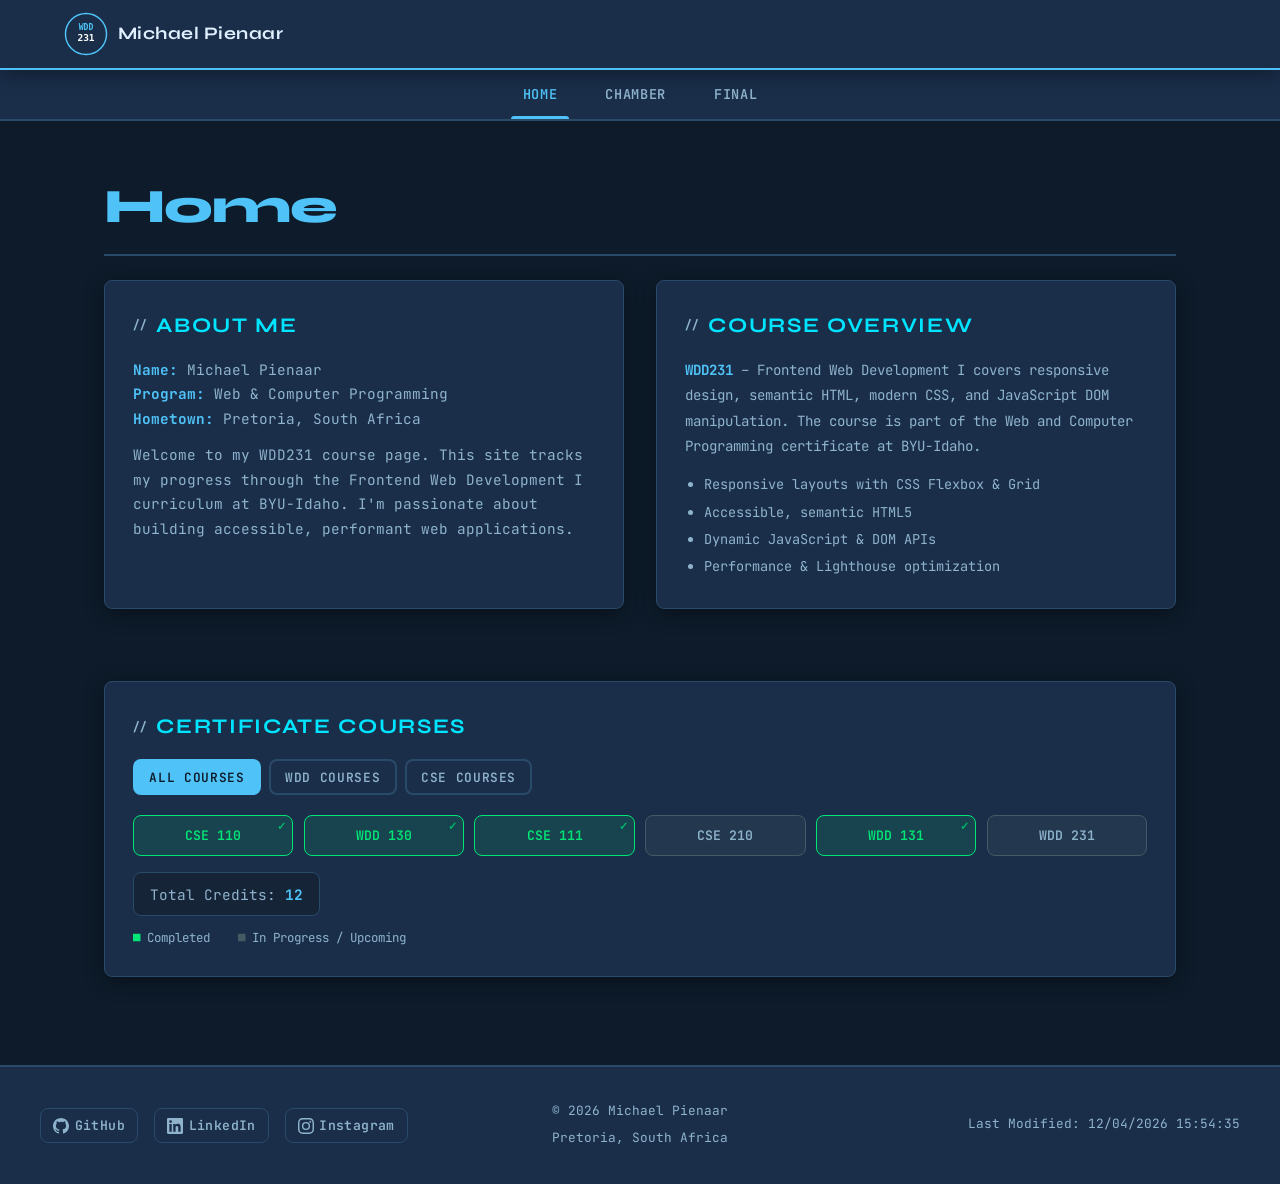
<file: index.html>
<!DOCTYPE html>
<html lang="en">
<head>
  <meta charset="UTF-8" />
  <meta name="viewport" content="width=device-width, initial-scale=1.0" />
  <meta name="description" content="WDD231 Frontend Web Development I – Student home page for BYU-Idaho web development certificate coursework." />
  <meta name="author" content="Michael Pienaar" />

  <meta property="og:title" content="Michael Pienaar | WDD231 Frontend Web Development I" />
  <meta property="og:description" content="Student home page for WDD231 at BYU-Idaho. Tracking progress through the Web and Computer Programming certificate, covering responsive design, semantic HTML, modern CSS, and JavaScript." />
  <meta property="og:image" content="https://saintmichael320.github.io/wdd231/images/logo.svg" />
  <meta property="og:url" content="https://saintmichael320.github.io/wdd231/" />
  <meta property="og:type" content="website" />
  <meta property="og:locale" content="en_US" />

  <title>WDD231 | Home</title>

  <link rel="stylesheet" href="styles/small.css" />
  <link rel="stylesheet" href="styles/larger.css" />

  <script src="scripts/navigation.js" defer></script>
  <script src="scripts/date.js" defer></script>
  <script src="scripts/course.js" defer></script>
</head>
<body>

  <!-- HEADER -->
  <header>
    <a href="index.html" class="header-logo" aria-label="WDD231 Home">
      <img src="images/logo.svg" alt="WDD231 Logo" width="44" height="44" />
      <span>Michael Pienaar</span>
    </a>
    <button id="menu-btn" aria-label="Toggle navigation menu" aria-expanded="false" aria-controls="nav-menu">
      <span></span>
      <span></span>
      <span></span>
    </button>
  </header>

  <!-- NAVIGATION -->
  <nav aria-label="Primary navigation">
    <ul id="nav-menu" role="list">
      <li><a href="index.html" class="active" aria-current="page">Home</a></li>
      <li><a href="chamber/index.html">Chamber</a></li>
      <li><a href="final/index.html">Final</a></li>
    </ul>
  </nav>

  <!-- MAIN CONTENT -->
  <main>
    <h1>Home</h1>

    <div class="sections-grid">

      <!-- SECTION 1: About / Profile -->
      <section aria-labelledby="profile-heading">
        <h2 id="profile-heading">About Me</h2>
        <div class="profile-section">
          <div class="profile-info">
            <p><strong>Name:</strong> Michael Pienaar</p>
            <p><strong>Program:</strong> Web &amp; Computer Programming</p>
            <p><strong>Hometown:</strong> Pretoria, South Africa</p>
            <p style="margin-top: 0.75rem;">Welcome to my WDD231 course page. This site tracks my progress through the Frontend Web Development I curriculum at BYU-Idaho. I'm passionate about building accessible, performant web applications.</p>
          </div>
        </div>
      </section>

      <!-- SECTION 2: Course Overview -->
      <section aria-labelledby="overview-heading">
        <h2 id="overview-heading">Course Overview</h2>
        <p style="font-size:0.88rem; color: var(--color-text-muted); line-height: 1.8;">
          <strong style="color: var(--color-accent);">WDD231</strong> – Frontend Web Development I covers responsive design, semantic HTML, modern CSS, and JavaScript DOM manipulation. The course is part of the Web and Computer Programming certificate at BYU-Idaho.
        </p>
        <ul style="margin-top: 0.75rem; font-size: 0.85rem; color: var(--color-text-muted); padding-left: 1.2rem; line-height: 2;">
          <li>Responsive layouts with CSS Flexbox &amp; Grid</li>
          <li>Accessible, semantic HTML5</li>
          <li>Dynamic JavaScript &amp; DOM APIs</li>
          <li>Performance &amp; Lighthouse optimization</li>
        </ul>
      </section>

      <!-- SECTION 3: Certificate Courses -->
      <section class="certificate-section" aria-labelledby="courses-heading">
        <h2 id="courses-heading">Certificate Courses</h2>

        <div class="filter-btns" role="group" aria-label="Filter courses by subject">
          <button data-filter="all" class="active-filter" aria-pressed="true">All Courses</button>
          <button data-filter="wdd" aria-pressed="false">WDD Courses</button>
          <button data-filter="cse" aria-pressed="false">CSE Courses</button>
        </div>

        <div id="course-list" role="list" aria-live="polite" aria-label="Course cards">
          <!-- Dynamically populated by course.js -->
        </div>

        <p id="credits-total" aria-live="polite">Total Credits: <span>0</span></p>

        <p style="font-size: 0.78rem; color: var(--color-text-muted); margin-top: 0.75rem;">
          <span style="color: var(--color-complete);">&#9632;</span> Completed &nbsp;&nbsp;
          <span style="color: var(--color-incomplete);">&#9632;</span> In Progress / Upcoming
        </p>
      </section>

    </div><!-- .sections-grid -->

    <!-- MODAL DIALOG — placed just before the closing main tag as required -->
    <dialog id="course-details" aria-modal="true" aria-labelledby="modal-course-code"></dialog>

  </main>

  <!-- FOOTER -->
  <footer>
    <div class="footer-inner">

      <div class="footer-social" aria-label="Social media links">
        <a href="https://github.com/SaintMichael320" target="_blank" rel="noopener noreferrer" aria-label="GitHub profile">
          <svg width="16" height="16" viewBox="0 0 24 24" fill="currentColor" aria-hidden="true">
            <path d="M12 0C5.374 0 0 5.373 0 12c0 5.302 3.438 9.8 8.207 11.387.599.111.793-.261.793-.577v-2.234c-3.338.726-4.033-1.416-4.033-1.416-.546-1.387-1.333-1.756-1.333-1.756-1.089-.745.083-.729.083-.729 1.205.084 1.839 1.237 1.839 1.237 1.07 1.834 2.807 1.304 3.492.997.107-.775.418-1.305.762-1.604-2.665-.305-5.467-1.334-5.467-5.931 0-1.311.469-2.381 1.236-3.221-.124-.303-.535-1.524.117-3.176 0 0 1.008-.322 3.301 1.23A11.509 11.509 0 0 1 12 5.803c1.02.005 2.047.138 3.006.404 2.291-1.552 3.297-1.23 3.297-1.23.653 1.653.242 2.874.118 3.176.77.84 1.235 1.911 1.235 3.221 0 4.609-2.807 5.624-5.479 5.921.43.372.823 1.102.823 2.222v3.293c0 .319.192.694.801.576C20.566 21.797 24 17.3 24 12c0-6.627-5.373-12-12-12z"/>
          </svg>
          GitHub
        </a>
        <a href="https://www.linkedin.com/in/michael-pienaar-191242337" target="_blank" rel="noopener noreferrer" aria-label="LinkedIn profile">
          <svg width="16" height="16" viewBox="0 0 24 24" fill="currentColor" aria-hidden="true">
            <path d="M20.447 20.452h-3.554v-5.569c0-1.328-.027-3.037-1.852-3.037-1.853 0-2.136 1.445-2.136 2.939v5.667H9.351V9h3.414v1.561h.046c.477-.9 1.637-1.85 3.37-1.85 3.601 0 4.267 2.37 4.267 5.455v6.286zM5.337 7.433a2.062 2.062 0 0 1-2.063-2.065 2.064 2.064 0 1 1 2.063 2.065zm1.782 13.019H3.555V9h3.564v11.452zM22.225 0H1.771C.792 0 0 .774 0 1.729v20.542C0 23.227.792 24 1.771 24h20.451C23.2 24 24 23.227 24 22.271V1.729C24 .774 23.2 0 22.222 0h.003z"/>
          </svg>
          LinkedIn
        </a>
        <a href="https://instagram.com/yourusername" target="_blank" rel="noopener noreferrer" aria-label="Instagram profile">
          <svg width="16" height="16" viewBox="0 0 24 24" fill="currentColor" aria-hidden="true">
            <path d="M12 2.163c3.204 0 3.584.012 4.85.07 3.252.148 4.771 1.691 4.919 4.919.058 1.265.069 1.645.069 4.849 0 3.205-.012 3.584-.069 4.849-.149 3.225-1.664 4.771-4.919 4.919-1.266.058-1.644.07-4.85.07-3.204 0-3.584-.012-4.849-.07-3.26-.149-4.771-1.699-4.919-4.92-.058-1.265-.07-1.644-.07-4.849 0-3.204.013-3.583.07-4.849.149-3.227 1.664-4.771 4.919-4.919 1.266-.057 1.645-.069 4.849-.069zM12 0C8.741 0 8.333.014 7.053.072 2.695.272.273 2.69.073 7.052.014 8.333 0 8.741 0 12c0 3.259.014 3.668.072 4.948.2 4.358 2.618 6.78 6.98 6.98C8.333 23.986 8.741 24 12 24c3.259 0 3.668-.014 4.948-.072 4.354-.2 6.782-2.618 6.979-6.98.059-1.28.073-1.689.073-4.948 0-3.259-.014-3.667-.072-4.947-.196-4.354-2.617-6.78-6.979-6.98C15.668.014 15.259 0 12 0zm0 5.838a6.162 6.162 0 1 0 0 12.324 6.162 6.162 0 0 0 0-12.324zM12 16a4 4 0 1 1 0-8 4 4 0 0 1 0 8zm6.406-11.845a1.44 1.44 0 1 0 0 2.881 1.44 1.44 0 0 0 0-2.881z"/>
          </svg>
          Instagram
        </a>
      </div>

      <div class="footer-info-center footer-info">
        <p>&copy; <span id="copyright-year"></span> Michael Pienaar</p>
        <p>Pretoria, South Africa</p>
      </div>

      <div class="footer-info">
        <p id="lastModified"></p>
      </div>

    </div>
  </footer>

</body>
</html>
</file>
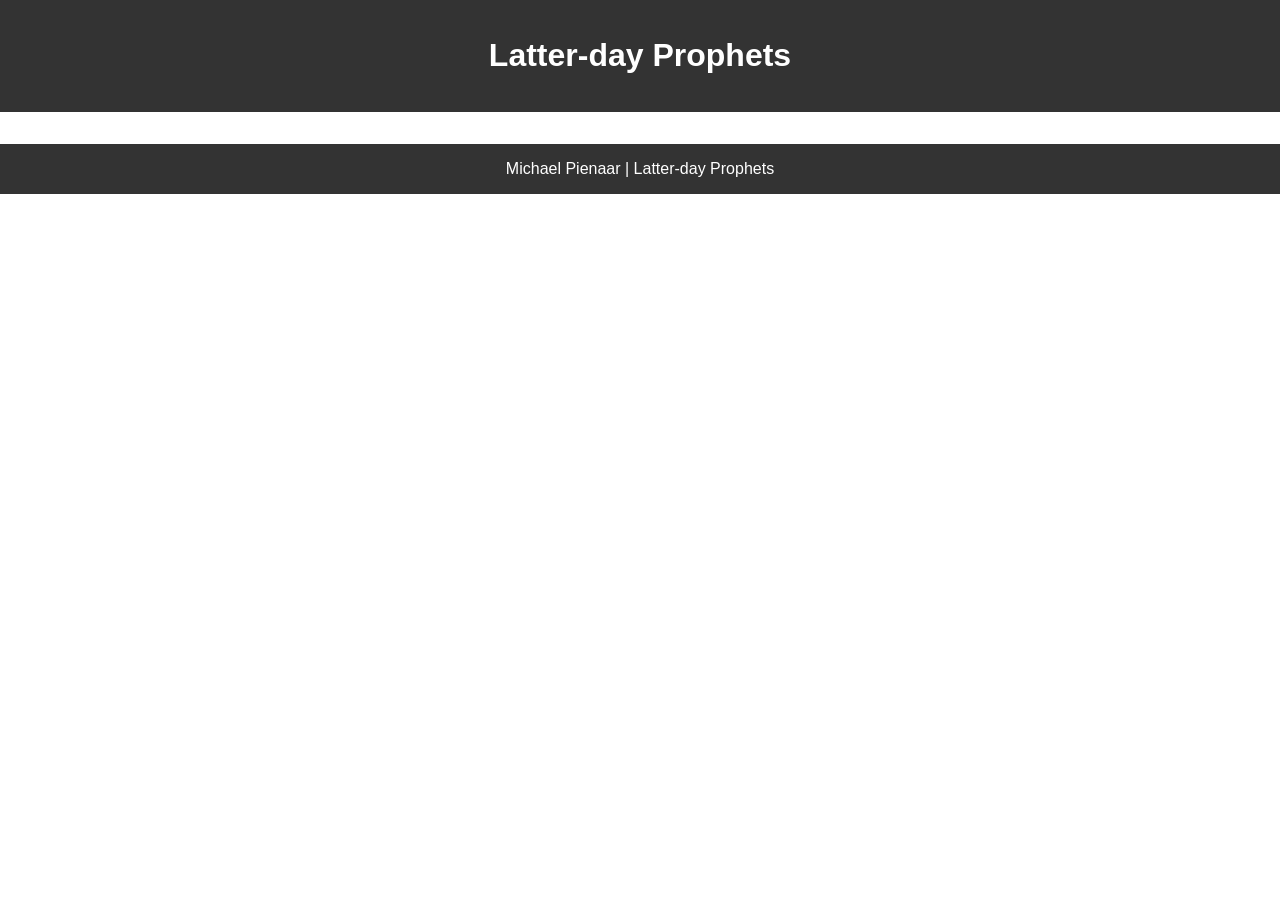
<file: prophets.html>
<!DOCTYPE html>
<html lang="en">
<head>
  <meta charset="UTF-8">
  <meta name="viewport" content="width=device-width, initial-scale=1.0">
  <title>Latter-day Prophets</title>
  <link rel="stylesheet" href="styles/prophets.css">
  <script src="scripts/prophets.js" defer></script>
</head>
<body>

<header>
  <h1>Latter-day Prophets</h1>
</header>

<main>
  <div id="cards"></div>
</main>

<footer>
  Michael Pienaar | Latter-day Prophets
</footer>

</body>
</html>
</file>
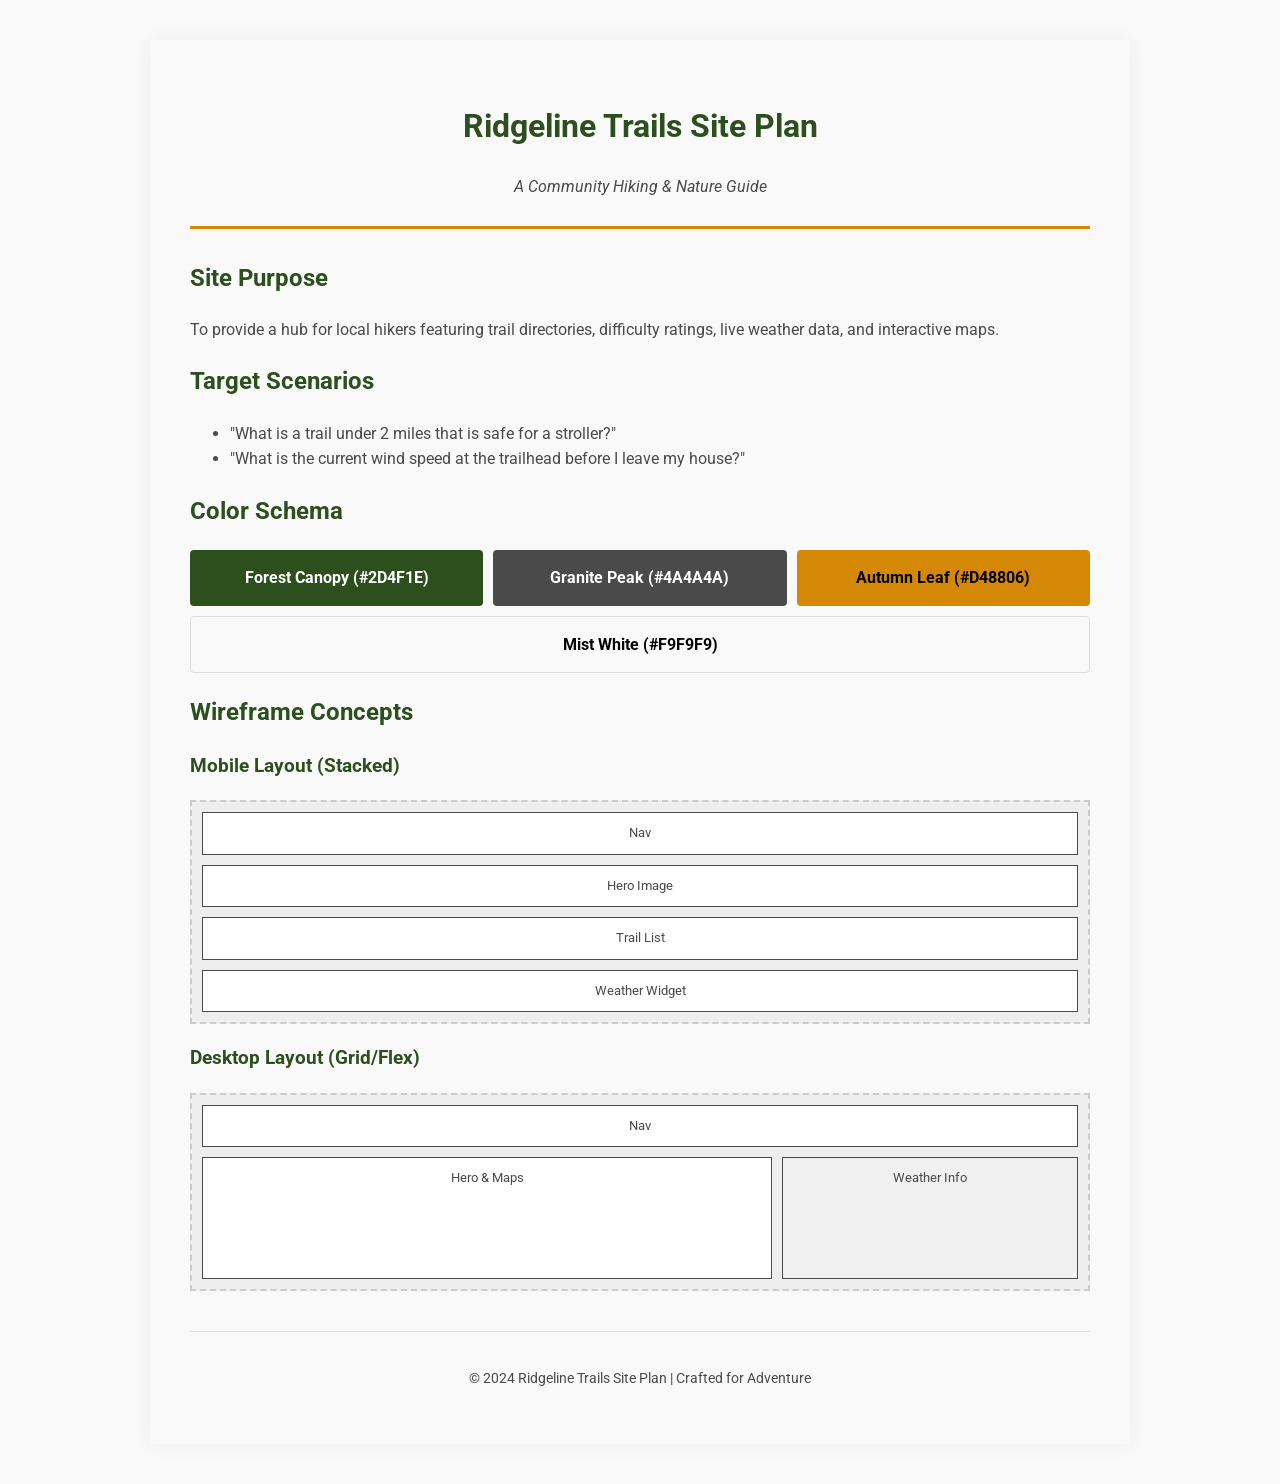
<file: site-plan.html>
<!DOCTYPE html>
<html lang="en">
<head>
    <meta charset="UTF-8">
    <meta name="viewport" content="width=device-width, initial-scale=1.0">
    <title>Site Plan: Ridgeline Trails</title>
    <link rel="preconnect" href="https://fonts.googleapis.com">
    <link rel="preconnect" href="https://fonts.gstatic.com" crossorigin>
    <link href="https://fonts.googleapis.com/css2?family=Roboto:wght@400;700&display=swap" rel="stylesheet">
    <link rel="stylesheet" href="styles/site-plan.css">
</head>
<body>

    <header>
        <h1>Ridgeline Trails Site Plan</h1>
        <p class="subtitle">A Community Hiking & Nature Guide</p>
    </header>

    <main>
        <section>
            <h2>Site Purpose</h2>
            <p>To provide a hub for local hikers featuring trail directories, difficulty ratings, live weather data, and interactive maps.</p>
        </section>

        <section>
            <h2>Target Scenarios</h2>
            <ul>
                <li>"What is a trail under 2 miles that is safe for a stroller?"</li>
                <li>"What is the current wind speed at the trailhead before I leave my house?"</li>
            </ul>
        </section>

        <section>
            <h2>Color Schema</h2>
            <div class="color-container">
                <div class="color-box" style="background-color: #2D4F1E; color: white;">Forest Canopy (#2D4F1E)</div>
                <div class="color-box" style="background-color: #4A4A4A; color: white;">Granite Peak (#4A4A4A)</div>
                <div class="color-box" style="background-color: #D48806; color: black;">Autumn Leaf (#D48806)</div>
                <div class="color-box" style="background-color: #F9F9F9; color: black; border: 1px solid #ddd;">Mist White (#F9F9F9)</div>
            </div>
        </section>

        <section class="wireframe-section">
            <h2>Wireframe Concepts</h2>
            
            <h3>Mobile Layout (Stacked)</h3>
            <div class="wireframe-container mobile-view">
                <div class="wf-box">Nav</div>
                <div class="wf-box">Hero Image</div>
                <div class="wf-box">Trail List</div>
                <div class="wf-box">Weather Widget</div>
            </div>

            <h3>Desktop Layout (Grid/Flex)</h3>
            <div class="wireframe-container desktop-view">
                <div class="wf-box full">Nav</div>
                <div class="wf-box main">Hero & Maps</div>
                <div class="wf-box side">Weather Info</div>
            </div>
        </section>
    </main>

    <footer>
        <p>&copy; 2024 Ridgeline Trails Site Plan | Crafted for Adventure</p>
    </footer>

</body>
</html>
</file>
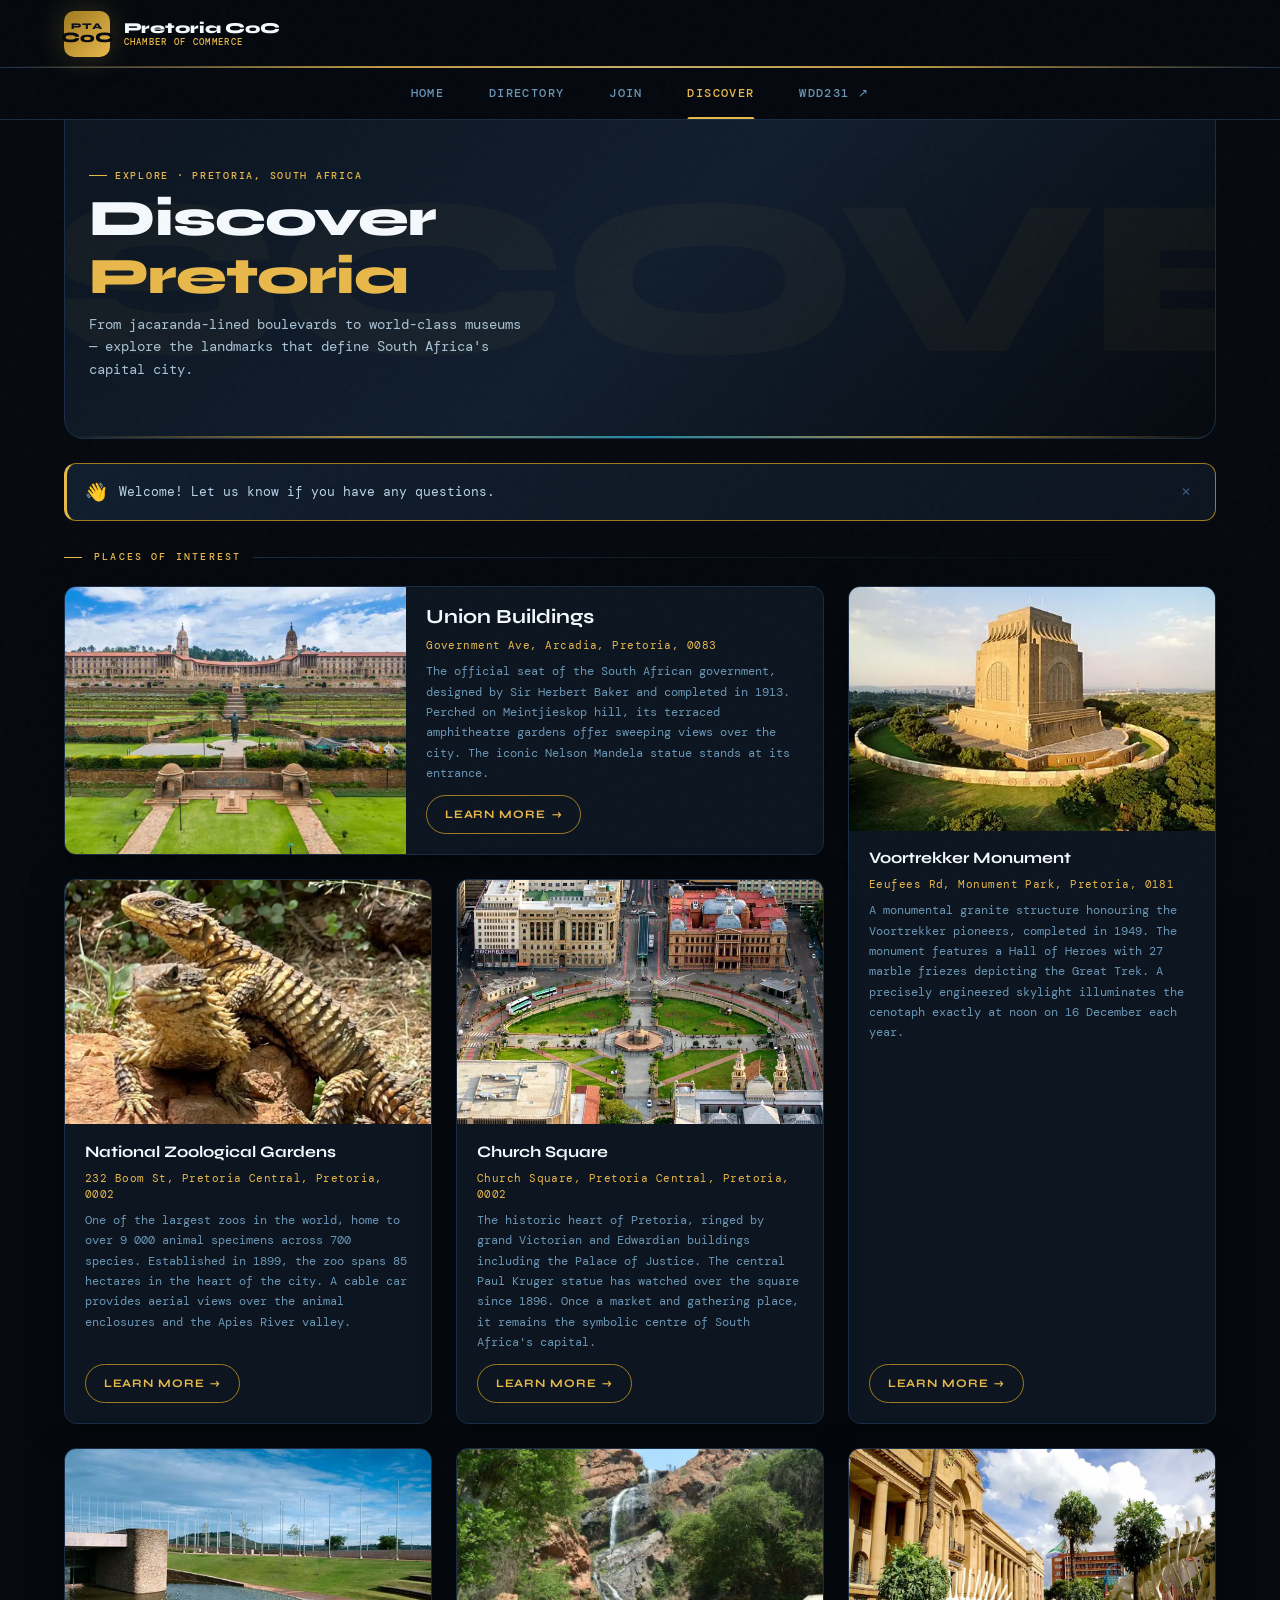
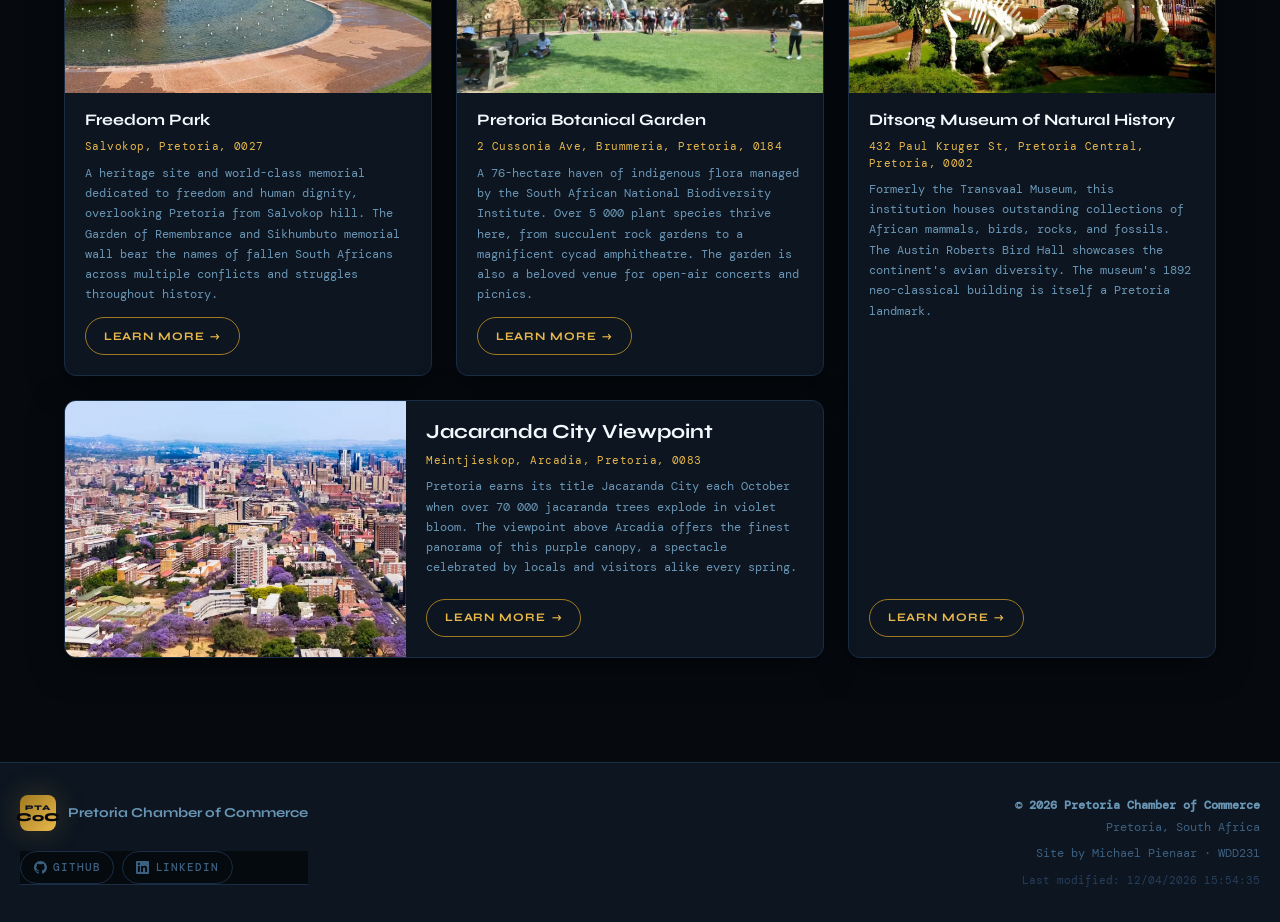
<file: chamber/discover.html>
<!DOCTYPE html>
<html lang="en">
<head>
  <meta charset="UTF-8">
  <meta name="viewport" content="width=device-width, initial-scale=1.0">
  <meta name="description" content="Discover Pretoria's most iconic attractions, landmarks, and cultural sites — curated by the Pretoria Chamber of Commerce.">
  <meta name="author" content="Michael Pienaar">

  <meta property="og:title" content="Discover Pretoria — Chamber of Commerce">
  <meta property="og:description" content="Explore Pretoria's finest landmarks, gardens, museums, and cultural treasures.">
  <meta property="og:image" content="https://saintmichael320.github.io/wdd231/chamber/images/hero.svg">
  <meta property="og:url" content="https://saintmichael320.github.io/wdd231/chamber/discover.html">
  <meta property="og:type" content="website">
  <meta property="og:locale" content="en_ZA">

  <title>Discover Pretoria | Pretoria Chamber of Commerce</title>
  <link rel="icon" href="../favicon.ico">

  <link rel="preconnect" href="https://fonts.googleapis.com">
  <link rel="preconnect" href="https://fonts.gstatic.com" crossorigin>
  <link href="https://fonts.googleapis.com/css2?family=DM+Mono:ital,wght@0,300;0,400;0,500;1,300&family=Syne:wght@400;600;700;800&display=swap" rel="stylesheet">

  <link rel="stylesheet" href="styles/small.css">
  <link rel="stylesheet" href="styles/larger.css">
  <link rel="stylesheet" href="styles/discover.css">

  <script src="scripts/navigation.js" defer></script>
  <script src="scripts/date.js" defer></script>
  <script src="scripts/discover.mjs" type="module" defer></script>
</head>
<body>

<!-- ══════════════════════════════════════
     HEADER
══════════════════════════════════════ -->
<header>
  <a href="index.html" class="header-logo" aria-label="Pretoria Chamber of Commerce home">
    <div class="logo-emblem" aria-hidden="true">
      <span class="em-top">PTA</span>
      <span class="em-mid">CoC</span>
    </div>
    <span class="logo-text">
      <span class="logo-name">Pretoria CoC</span>
      <span class="logo-sub">Chamber of Commerce</span>
    </span>
  </a>

  <button
    id="menu-btn"
    aria-label="Toggle navigation menu"
    aria-expanded="false"
    aria-controls="nav-menu"
  >
    <span class="bar"></span>
    <span class="bar"></span>
    <span class="bar"></span>
  </button>
</header>

<!-- ══════════════════════════════════════
     NAVIGATION
══════════════════════════════════════ -->
<nav aria-label="Primary navigation">
  <ul id="nav-menu" role="list">
    <li><a href="index.html">Home</a></li>
    <li><a href="directory.html">Directory</a></li>
    <li><a href="join.html">Join</a></li>
    <li><a href="discover.html" class="active" aria-current="page">Discover</a></li>
    <li><a href="../index.html">WDD231 ↗</a></li>
  </ul>
</nav>

<!-- ══════════════════════════════════════
     MAIN
══════════════════════════════════════ -->
<main class="chamber-main">

  <!-- ─── PAGE HERO ─── -->
  <section class="page-hero fade-in" aria-labelledby="discover-heading">
    <div class="page-hero-content">
      <p class="hero-eyebrow">Explore · Pretoria, South Africa</p>
      <h1 class="hero-title" id="discover-heading">
        Discover<br><em>Pretoria</em>
      </h1>
      <p class="hero-sub">
        From jacaranda-lined boulevards to world-class museums — explore the landmarks
        that define South Africa's capital city.
      </p>
    </div>
  </section>

  <!-- ─── VISITOR MESSAGE ─── -->
  <div id="visitor-msg" class="visitor-banner fade-in-1" role="status" aria-live="polite">
    <!-- Populated by discover.mjs -->
  </div>

  <!-- ─── GALLERY GRID ─── -->
  <section aria-labelledby="gallery-heading">
    <h2 class="s-head" id="gallery-heading">Places of Interest</h2>
    <div id="discover-grid" class="discover-grid" role="list">
      <!-- Populated by discover.mjs -->
    </div>
  </section>

</main>

<!-- ══════════════════════════════════════
     FOOTER
══════════════════════════════════════ -->
<footer>
  <div class="footer-inner">
    <div class="footer-left">
      <div class="footer-brand">
        <div class="logo-emblem" aria-hidden="true">
          <span class="em-top">PTA</span>
          <span class="em-mid">CoC</span>
        </div>
        <span class="footer-brand-name">Pretoria Chamber of Commerce</span>
      </div>
      <nav class="footer-social" aria-label="Social media links">
        <a href="https://github.com/SaintMichael320" target="_blank" rel="noopener noreferrer" class="social-link" aria-label="GitHub — opens in new tab">
          <svg width="13" height="13" viewBox="0 0 24 24" fill="currentColor" aria-hidden="true">
            <path d="M12 0C5.374 0 0 5.373 0 12c0 5.302 3.438 9.8 8.207 11.387.599.111.793-.261.793-.577v-2.234c-3.338.726-4.033-1.416-4.033-1.416-.546-1.387-1.333-1.756-1.333-1.756-1.089-.745.083-.729.083-.729 1.205.084 1.839 1.237 1.839 1.237 1.07 1.834 2.807 1.304 3.492.997.107-.775.418-1.305.762-1.604-2.665-.305-5.467-1.334-5.467-5.931 0-1.311.469-2.381 1.236-3.221-.124-.303-.535-1.524.117-3.176 0 0 1.008-.322 3.301 1.23A11.509 11.509 0 0 1 12 5.803c1.02.005 2.047.138 3.006.404 2.291-1.552 3.297-1.23 3.297-1.23.653 1.653.242 2.874.118 3.176.77.84 1.235 1.911 1.235 3.221 0 4.609-2.807 5.624-5.479 5.921.43.372.823 1.102.823 2.222v3.293c0 .319.192.694.801.576C20.566 21.797 24 17.3 24 12c0-6.627-5.373-12-12-12z"/>
          </svg>
          GitHub
        </a>
        <a href="https://www.linkedin.com/in/michael-pienaar-191242337" target="_blank" rel="noopener noreferrer" class="social-link" aria-label="LinkedIn — opens in new tab">
          <svg width="13" height="13" viewBox="0 0 24 24" fill="currentColor" aria-hidden="true">
            <path d="M20.447 20.452h-3.554v-5.569c0-1.328-.027-3.037-1.852-3.037-1.853 0-2.136 1.445-2.136 2.939v5.667H9.351V9h3.414v1.561h.046c.477-.9 1.637-1.85 3.37-1.85 3.601 0 4.267 2.37 4.267 5.455v6.286zM5.337 7.433a2.062 2.062 0 0 1-2.063-2.065 2.064 2.064 0 1 1 2.063 2.065zm1.782 13.019H3.555V9h3.564v11.452zM22.225 0H1.771C.792 0 0 .774 0 1.729v20.542C0 23.227.792 24 1.771 24h20.451C23.2 24 24 23.227 24 22.271V1.729C24 .774 23.2 0 22.222 0h.003z"/>
          </svg>
          LinkedIn
        </a>
      </nav>
    </div>
    <div class="footer-copy">
      <p><strong>&copy; <span id="copyright-year"></span> Pretoria Chamber of Commerce</strong></p>
      <p>Pretoria, South Africa</p>
      <p class="footer-credit">Site by Michael Pienaar · WDD231</p>
      <p id="lastModified"></p>
    </div>
  </div>
</footer>

</body>
</html>
</file>
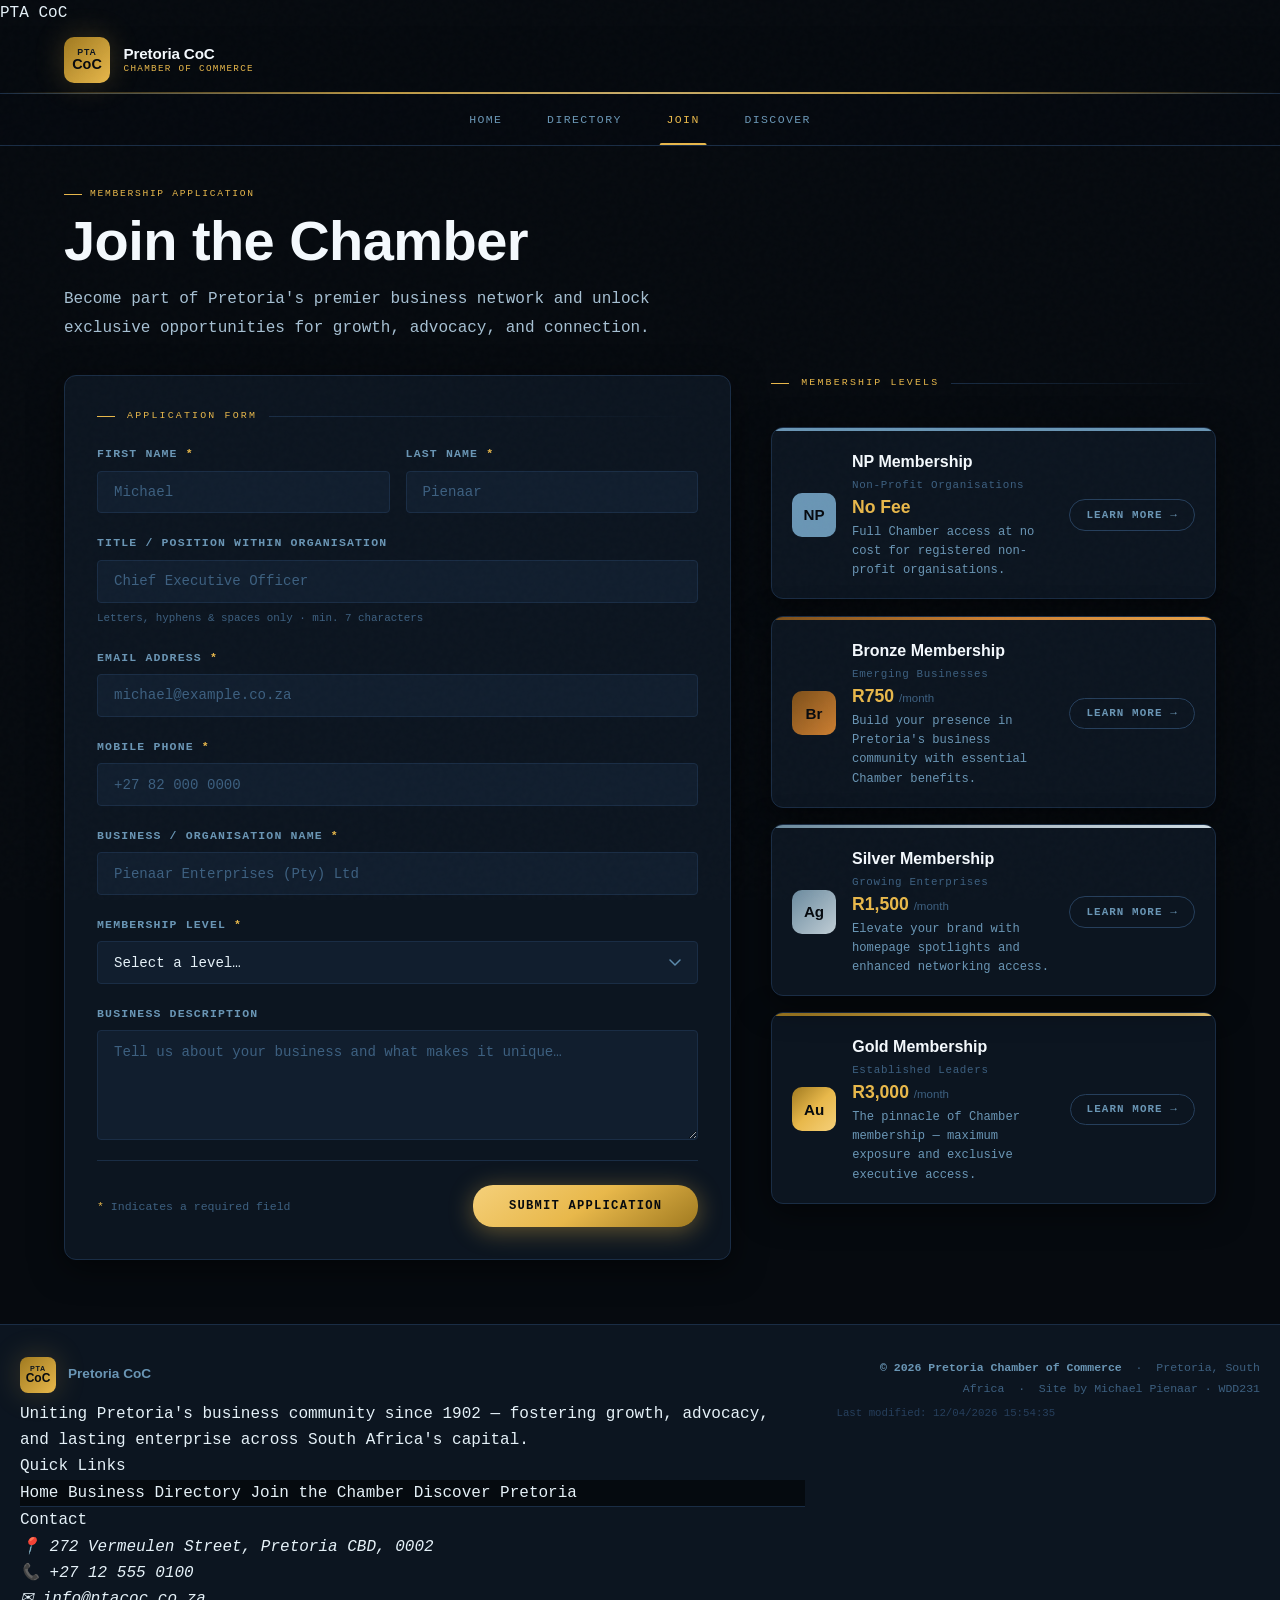
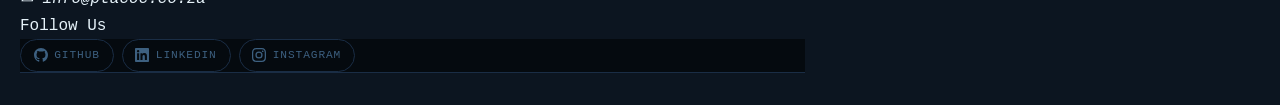
<file: chamber/join.html>
<!DOCTYPE html>
<html lang="en">
<head>
  <meta charset="UTF-8">
  <meta name="viewport" content="width=device-width, initial-scale=1.0">
  <meta name="description" content="Apply for membership with the Pretoria Chamber of Commerce and connect with the city's premier business network.">
  <meta name="author" content="Michael Pienaar">

  <meta property="og:title" content="Join the Pretoria Chamber of Commerce">
  <meta property="og:description" content="Apply for membership and connect with Pretoria's premier business community. Choose from NP, Bronze, Silver, or Gold tiers.">
  <meta property="og:image" content="https://saintmichael320.github.io/wdd231/chamber/images/hero.svg">
  <meta property="og:url" content="https://saintmichael320.github.io/wdd231/chamber/join.html">
  <meta property="og:type" content="website">
  <meta property="og:locale" content="en_ZA">

  <title>Pretoria Chamber of Commerce | Join</title>
  <link rel="icon" href="../favicon.ico">

  <link rel="preconnect" href="https://fonts.googleapis.com">
  <link rel="preconnect" href="https://fonts.gstatic.com" crossorigin>
  <link href="https://fonts.googleapis.com/css2?family=Cormorant+Garamond:ital,wght@0,400;0,500;0,600;0,700;1,400;1,600&family=Inter:wght@300;400;500;600&display=swap" rel="stylesheet">

  <link rel="stylesheet" href="styles/small.css">
  <link rel="stylesheet" href="styles/larger.css">
  <link rel="stylesheet" href="styles/join.css">

  <script src="scripts/navigation.js" defer></script>
  <script src="scripts/date.js" defer></script>
  <script src="scripts/join.js" defer></script>
</head>
<body>

<!-- PRELOADER -->
<div class="preloader" id="preloader" aria-hidden="true">
  <div class="preloader-emblem">
    <span class="em-top">PTA</span>
    <span class="em-mid">CoC</span>
  </div>
  <div class="preloader-bar"></div>
</div>

<div class="nav-overlay" id="nav-overlay" aria-hidden="true"></div>

<!-- HEADER -->
<header>
  <a href="index.html" class="header-logo" aria-label="Pretoria Chamber of Commerce home">
    <div class="logo-emblem" aria-hidden="true">
      <span class="em-top">PTA</span>
      <span class="em-mid">CoC</span>
    </div>
    <span class="logo-text">
      <span class="logo-name">Pretoria CoC</span>
      <span class="logo-sub">Chamber of Commerce</span>
    </span>
  </a>
  <button id="menu-btn" aria-label="Toggle navigation menu" aria-expanded="false" aria-controls="nav-menu">
    <span class="bar"></span>
    <span class="bar"></span>
    <span class="bar"></span>
  </button>
</header>

<!-- NAVIGATION -->
<nav id="site-nav" aria-label="Primary navigation">
  <ul id="nav-menu" role="list">
    <li><a href="index.html">Home</a></li>
    <li><a href="directory.html">Directory</a></li>
    <li><a href="join.html" class="active" aria-current="page">Join</a></li>
    <li><a href="discover.html">Discover</a></li>
  </ul>
</nav>

<!-- MAIN -->
<main class="chamber-main">

  <!-- PAGE INTRO -->
  <div class="page-intro">
    <p class="hero-eyebrow">Membership Application</p>
    <h1 class="page-title">Join the Chamber</h1>
    <p class="page-subtitle">
      Become part of Pretoria's premier business network and unlock exclusive
      opportunities for growth, advocacy, and connection.
    </p>
  </div>

  <!-- JOIN LAYOUT: form left — cards right on desktop -->
  <div class="join-layout">

    <!-- FORM COLUMN -->
    <div class="join-form-col">
      <div class="card join-form-card">
        <h2 class="s-head">Application Form</h2>

        <form id="membership-form" method="get" action="thankyou.html">

          <!-- First & Last name -->
          <div class="form-row">
            <label class="form-group" for="fname">
              <span class="form-label">First Name <span class="req" aria-hidden="true">*</span></span>
              <input
                type="text"
                id="fname"
                name="fname"
                required
                title="Enter your first name"
                autocomplete="given-name"
                placeholder="Michael"
              >
            </label>
            <label class="form-group" for="lname">
              <span class="form-label">Last Name <span class="req" aria-hidden="true">*</span></span>
              <input
                type="text"
                id="lname"
                name="lname"
                required
                title="Enter your last name"
                autocomplete="family-name"
                placeholder="Pienaar"
              >
            </label>
          </div>

          <!-- Organisational Title -->
          <label class="form-group" for="orgtitle">
            <span class="form-label">Title / Position within Organisation</span>
            <input
              type="text"
              id="orgtitle"
              name="orgtitle"
              title="Your title — letters, hyphens, and spaces only, minimum 7 characters"
              autocomplete="organization-title"
              pattern="[a-zA-Z\- ]{7,}"
              placeholder="Chief Executive Officer"
            >
            <span class="form-hint">Letters, hyphens &amp; spaces only · min. 7 characters</span>
          </label>

          <!-- Email -->
          <label class="form-group" for="email">
            <span class="form-label">Email Address <span class="req" aria-hidden="true">*</span></span>
            <input
              type="email"
              id="email"
              name="email"
              required
              title="Enter a valid email address"
              autocomplete="email"
              placeholder="michael@example.co.za"
            >
          </label>

          <!-- Mobile -->
          <label class="form-group" for="phone">
            <span class="form-label">Mobile Phone <span class="req" aria-hidden="true">*</span></span>
            <input
              type="tel"
              id="phone"
              name="phone"
              required
              title="Enter your mobile phone number"
              autocomplete="tel"
              placeholder="+27 82 000 0000"
            >
          </label>

          <!-- Business Name -->
          <label class="form-group" for="orgname">
            <span class="form-label">Business / Organisation Name <span class="req" aria-hidden="true">*</span></span>
            <input
              type="text"
              id="orgname"
              name="orgname"
              required
              title="Enter your business or organisation name"
              autocomplete="organization"
              placeholder="Pienaar Enterprises (Pty) Ltd"
            >
          </label>

          <!-- Membership Level -->
          <label class="form-group" for="membership">
            <span class="form-label">Membership Level <span class="req" aria-hidden="true">*</span></span>
            <select
              id="membership"
              name="membership"
              required
              title="Select your desired membership level"
            >
              <option value="" disabled selected>Select a level…</option>
              <option value="np">NP Membership — Non-Profit (No Fee)</option>
              <option value="bronze">Bronze Membership — R750/month</option>
              <option value="silver">Silver Membership — R1,500/month</option>
              <option value="gold">Gold Membership — R3,000/month</option>
            </select>
          </label>

          <!-- Description -->
          <label class="form-group" for="description">
            <span class="form-label">Business Description</span>
            <textarea
              id="description"
              name="description"
              title="Briefly describe your business or organisation"
              rows="4"
              placeholder="Tell us about your business and what makes it unique…"
            ></textarea>
          </label>

          <!-- Hidden timestamp -->
          <input type="hidden" id="timestamp" name="timestamp">

          <div class="form-footer">
            <p class="form-note"><span class="req">*</span> Indicates a required field</p>
            <button type="submit" class="btn-submit">Submit Application</button>
          </div>

        </form>
      </div>
    </div><!-- .join-form-col -->

    <!-- MEMBERSHIP CARDS SIDEBAR -->
    <aside class="membership-sidebar" aria-label="Membership level information">
      <h2 class="s-head">Membership Levels</h2>

      <!-- NP -->
      <div class="membership-card level-np">
        <div class="mc-accent-bar"></div>
        <div class="mc-inner">
          <div class="mc-badge">NP</div>
          <div class="mc-body">
            <h3 class="mc-title">NP Membership</h3>
            <p class="mc-sub">Non-Profit Organisations</p>
            <p class="mc-fee">No Fee</p>
            <p class="mc-teaser">Full Chamber access at no cost for registered non-profit organisations.</p>
          </div>
          <button class="btn-learn" data-modal="modal-np" aria-haspopup="dialog">
            Learn More <span aria-hidden="true">→</span>
          </button>
        </div>
      </div>

      <!-- Bronze -->
      <div class="membership-card level-bronze">
        <div class="mc-accent-bar"></div>
        <div class="mc-inner">
          <div class="mc-badge">Br</div>
          <div class="mc-body">
            <h3 class="mc-title">Bronze Membership</h3>
            <p class="mc-sub">Emerging Businesses</p>
            <p class="mc-fee">R750 <span class="mc-period">/month</span></p>
            <p class="mc-teaser">Build your presence in Pretoria's business community with essential Chamber benefits.</p>
          </div>
          <button class="btn-learn" data-modal="modal-bronze" aria-haspopup="dialog">
            Learn More <span aria-hidden="true">→</span>
          </button>
        </div>
      </div>

      <!-- Silver -->
      <div class="membership-card level-silver">
        <div class="mc-accent-bar"></div>
        <div class="mc-inner">
          <div class="mc-badge">Ag</div>
          <div class="mc-body">
            <h3 class="mc-title">Silver Membership</h3>
            <p class="mc-sub">Growing Enterprises</p>
            <p class="mc-fee">R1,500 <span class="mc-period">/month</span></p>
            <p class="mc-teaser">Elevate your brand with homepage spotlights and enhanced networking access.</p>
          </div>
          <button class="btn-learn" data-modal="modal-silver" aria-haspopup="dialog">
            Learn More <span aria-hidden="true">→</span>
          </button>
        </div>
      </div>

      <!-- Gold -->
      <div class="membership-card level-gold">
        <div class="mc-accent-bar"></div>
        <div class="mc-inner">
          <div class="mc-badge">Au</div>
          <div class="mc-body">
            <h3 class="mc-title">Gold Membership</h3>
            <p class="mc-sub">Established Leaders</p>
            <p class="mc-fee">R3,000 <span class="mc-period">/month</span></p>
            <p class="mc-teaser">The pinnacle of Chamber membership — maximum exposure and exclusive executive access.</p>
          </div>
          <button class="btn-learn" data-modal="modal-gold" aria-haspopup="dialog">
            Learn More <span aria-hidden="true">→</span>
          </button>
        </div>
      </div>

    </aside>

  </div><!-- .join-layout -->

  <!-- ── MODALS ── -->

  <!-- NP Modal -->
  <dialog class="membership-modal" id="modal-np" aria-labelledby="title-np">
    <div class="modal-inner">
      <div class="modal-hdr np-hdr">
        <div class="modal-icon">NP</div>
        <div class="modal-hdr-text">
          <h2 class="modal-title" id="title-np">NP Membership</h2>
          <p class="modal-subtitle">Non-Profit · No Annual Fee</p>
        </div>
        <button class="modal-close" data-close="modal-np" aria-label="Close dialog">✕</button>
      </div>
      <div class="modal-body">
        <p class="modal-desc">Designed for registered South African non-profit organisations. Gain full access to the Chamber's foundational benefits at absolutely no cost.</p>
        <h3 class="benefits-title">Member Benefits</h3>
        <ul class="benefits-list">
          <li>Chamber membership directory listing</li>
          <li>Monthly Chamber newsletter</li>
          <li>Access to general business networking events</li>
          <li>Member-only webinar access</li>
          <li>10% discount on Chamber event tickets</li>
          <li>Chamber member seal &amp; letterhead rights</li>
        </ul>
      </div>
      <div class="modal-ftr">
        <button class="btn-select" data-level="np" data-close="modal-np">Select NP Membership</button>
        <button class="modal-close btn-ghost" data-close="modal-np">Close</button>
      </div>
    </div>
  </dialog>

  <!-- Bronze Modal -->
  <dialog class="membership-modal" id="modal-bronze" aria-labelledby="title-bronze">
    <div class="modal-inner">
      <div class="modal-hdr bronze-hdr">
        <div class="modal-icon bronze-icon">Br</div>
        <div class="modal-hdr-text">
          <h2 class="modal-title" id="title-bronze">Bronze Membership</h2>
          <p class="modal-subtitle">Emerging Businesses · R750/month</p>
        </div>
        <button class="modal-close" data-close="modal-bronze" aria-label="Close dialog">✕</button>
      </div>
      <div class="modal-body">
        <p class="modal-desc">Perfect for new and growing Pretoria businesses ready to build credibility and expand their professional network.</p>
        <h3 class="benefits-title">Member Benefits</h3>
        <ul class="benefits-list">
          <li>All NP Membership benefits</li>
          <li>1 complimentary event ticket per quarter</li>
          <li>Business profile on the Chamber website</li>
          <li>4 hours/month Chamber meeting room access</li>
          <li>Recognition in the Chamber annual report</li>
          <li>Access to exclusive member business forums</li>
        </ul>
      </div>
      <div class="modal-ftr">
        <button class="btn-select bronze-select" data-level="bronze" data-close="modal-bronze">Select Bronze</button>
        <button class="modal-close btn-ghost" data-close="modal-bronze">Close</button>
      </div>
    </div>
  </dialog>

  <!-- Silver Modal -->
  <dialog class="membership-modal" id="modal-silver" aria-labelledby="title-silver">
    <div class="modal-inner">
      <div class="modal-hdr silver-hdr">
        <div class="modal-icon silver-icon">Ag</div>
        <div class="modal-hdr-text">
          <h2 class="modal-title" id="title-silver">Silver Membership</h2>
          <p class="modal-subtitle">Growing Enterprises · R1,500/month</p>
        </div>
        <button class="modal-close" data-close="modal-silver" aria-label="Close dialog">✕</button>
      </div>
      <div class="modal-body">
        <p class="modal-desc">Elevate your brand in Pretoria's business community. Gain greater visibility, more event access, and the tools to grow with confidence.</p>
        <h3 class="benefits-title">Member Benefits</h3>
        <ul class="benefits-list">
          <li>All Bronze Membership benefits</li>
          <li>Quarterly homepage spotlight feature</li>
          <li>3 complimentary event tickets per quarter</li>
          <li>Priority access to Chamber co-working spaces</li>
          <li>Press release distribution to Chamber network</li>
          <li>Reduced rates on Chamber publications &amp; advertising</li>
          <li>Invitation to Silver &amp; Gold member exclusive dinners</li>
        </ul>
      </div>
      <div class="modal-ftr">
        <button class="btn-select silver-select" data-level="silver" data-close="modal-silver">Select Silver</button>
        <button class="modal-close btn-ghost" data-close="modal-silver">Close</button>
      </div>
    </div>
  </dialog>

  <!-- Gold Modal -->
  <dialog class="membership-modal" id="modal-gold" aria-labelledby="title-gold">
    <div class="modal-inner">
      <div class="modal-hdr gold-hdr">
        <div class="modal-icon gold-icon">Au</div>
        <div class="modal-hdr-text">
          <h2 class="modal-title" id="title-gold">Gold Membership</h2>
          <p class="modal-subtitle">Established Leaders · R3,000/month</p>
        </div>
        <button class="modal-close" data-close="modal-gold" aria-label="Close dialog">✕</button>
      </div>
      <div class="modal-body">
        <p class="modal-desc">The pinnacle of Chamber membership. Maximum exposure, executive access, and personalised support for Pretoria's most established enterprises.</p>
        <h3 class="benefits-title">Member Benefits</h3>
        <ul class="benefits-list">
          <li>All Silver Membership benefits</li>
          <li>Monthly premium homepage spotlight feature</li>
          <li>Unlimited complimentary event tickets</li>
          <li>Board meeting attendance &amp; advisory voting rights</li>
          <li>First rights to expo exhibitor space</li>
          <li>Dedicated Chamber account manager</li>
          <li>2 custom training workshops per year</li>
          <li>Annual Gala Dinner table for four</li>
          <li>Logo on all Chamber marketing materials</li>
        </ul>
      </div>
      <div class="modal-ftr">
        <button class="btn-select gold-select" data-level="gold" data-close="modal-gold">Select Gold</button>
        <button class="modal-close btn-ghost" data-close="modal-gold">Close</button>
      </div>
    </div>
  </dialog>

</main>

<!-- FOOTER -->
<footer>
  <div class="footer-inner">
    <div class="footer-grid">

      <div class="footer-col">
        <div class="footer-brand">
          <div class="logo-emblem" aria-hidden="true">
            <span class="em-top">PTA</span>
            <span class="em-mid">CoC</span>
          </div>
          <span class="footer-brand-name">Pretoria CoC</span>
        </div>
        <p class="footer-mission">
          Uniting Pretoria's business community since 1902 — fostering growth,
          advocacy, and lasting enterprise across South Africa's capital.
        </p>
      </div>

      <div class="footer-col">
        <p class="footer-col-title">Quick Links</p>
        <nav class="footer-links" aria-label="Footer navigation">
          <a href="index.html">Home</a>
          <a href="directory.html">Business Directory</a>
          <a href="join.html">Join the Chamber</a>
          <a href="discover.html">Discover Pretoria</a>
        </nav>
      </div>

      <div class="footer-col">
        <p class="footer-col-title">Contact</p>
        <address class="footer-contact-list">
          <div class="footer-contact-item">
            <span class="footer-contact-icon" aria-hidden="true">📍</span>
            <span>272 Vermeulen Street, Pretoria CBD, 0002</span>
          </div>
          <div class="footer-contact-item">
            <span class="footer-contact-icon" aria-hidden="true">📞</span>
            <span>+27 12 555 0100</span>
          </div>
          <div class="footer-contact-item">
            <span class="footer-contact-icon" aria-hidden="true">✉</span>
            <span>info@ptacoc.co.za</span>
          </div>
        </address>
      </div>

      <div class="footer-col">
        <p class="footer-col-title">Follow Us</p>
        <nav class="footer-social" aria-label="Social media links">
          <a href="https://github.com/SaintMichael320" target="_blank" rel="noopener noreferrer" class="social-link" aria-label="GitHub — opens in new tab">
            <svg width="14" height="14" viewBox="0 0 24 24" fill="currentColor" aria-hidden="true"><path d="M12 0C5.374 0 0 5.373 0 12c0 5.302 3.438 9.8 8.207 11.387.599.111.793-.261.793-.577v-2.234c-3.338.726-4.033-1.416-4.033-1.416-.546-1.387-1.333-1.756-1.333-1.756-1.089-.745.083-.729.083-.729 1.205.084 1.839 1.237 1.839 1.237 1.07 1.834 2.807 1.304 3.492.997.107-.775.418-1.305.762-1.604-2.665-.305-5.467-1.334-5.467-5.931 0-1.311.469-2.381 1.236-3.221-.124-.303-.535-1.524.117-3.176 0 0 1.008-.322 3.301 1.23A11.509 11.509 0 0 1 12 5.803c1.02.005 2.047.138 3.006.404 2.291-1.552 3.297-1.23 3.297-1.23.653 1.653.242 2.874.118 3.176.77.84 1.235 1.911 1.235 3.221 0 4.609-2.807 5.624-5.479 5.921.43.372.823 1.102.823 2.222v3.293c0 .319.192.694.801.576C20.566 21.797 24 17.3 24 12c0-6.627-5.373-12-12-12z"/></svg>
            GitHub
          </a>
          <a href="https://www.linkedin.com/in/michael-pienaar-191242337" target="_blank" rel="noopener noreferrer" class="social-link" aria-label="LinkedIn — opens in new tab">
            <svg width="14" height="14" viewBox="0 0 24 24" fill="currentColor" aria-hidden="true"><path d="M20.447 20.452h-3.554v-5.569c0-1.328-.027-3.037-1.852-3.037-1.853 0-2.136 1.445-2.136 2.939v5.667H9.351V9h3.414v1.561h.046c.477-.9 1.637-1.85 3.37-1.85 3.601 0 4.267 2.37 4.267 5.455v6.286zM5.337 7.433a2.062 2.062 0 0 1-2.063-2.065 2.064 2.064 0 1 1 2.063 2.065zm1.782 13.019H3.555V9h3.564v11.452zM22.225 0H1.771C.792 0 0 .774 0 1.729v20.542C0 23.227.792 24 1.771 24h20.451C23.2 24 24 23.227 24 22.271V1.729C24 .774 23.2 0 22.222 0h.003z"/></svg>
            LinkedIn
          </a>
          <a href="https://instagram.com/yourusername" target="_blank" rel="noopener noreferrer" class="social-link" aria-label="Instagram — opens in new tab">
            <svg width="14" height="14" viewBox="0 0 24 24" fill="currentColor" aria-hidden="true"><path d="M12 2.163c3.204 0 3.584.012 4.85.07 3.252.148 4.771 1.691 4.919 4.919.058 1.265.069 1.645.069 4.849 0 3.205-.012 3.584-.069 4.849-.149 3.225-1.664 4.771-4.919 4.919-1.266.058-1.644.07-4.85.07-3.204 0-3.584-.012-4.849-.07-3.26-.149-4.771-1.699-4.919-4.92-.058-1.265-.07-1.644-.07-4.849 0-3.204.013-3.583.07-4.849.149-3.227 1.664-4.771 4.919-4.919 1.266-.057 1.645-.069 4.849-.069zM12 0C8.741 0 8.333.014 7.053.072 2.695.272.273 2.69.073 7.052.014 8.333 0 8.741 0 12c0 3.259.014 3.668.072 4.948.2 4.358 2.618 6.78 6.98 6.98C8.333 23.986 8.741 24 12 24c3.259 0 3.668-.014 4.948-.072 4.354-.2 6.782-2.618 6.979-6.98.059-1.28.073-1.689.073-4.948 0-3.259-.014-3.667-.072-4.947-.196-4.354-2.617-6.78-6.979-6.98C15.668.014 15.259 0 12 0zm0 5.838a6.162 6.162 0 1 0 0 12.324 6.162 6.162 0 0 0 0-12.324zM12 16a4 4 0 1 1 0-8 4 4 0 0 1 0 8zm6.406-11.845a1.44 1.44 0 1 0 0 2.881 1.44 1.44 0 0 0 0-2.881z"/></svg>
            Instagram
          </a>
        </nav>
      </div>

    </div><!-- .footer-grid -->

    <div class="footer-bottom">
      <p class="footer-copy">
        <strong>&copy; <span id="copyright-year"></span> Pretoria Chamber of Commerce</strong>
        &nbsp;·&nbsp; Pretoria, South Africa
        &nbsp;·&nbsp; <span class="footer-credit">Site by Michael Pienaar · WDD231</span>
      </p>
      <p id="lastModified"></p>
    </div>

  </div>
</footer>

</body>
</html>
</file>
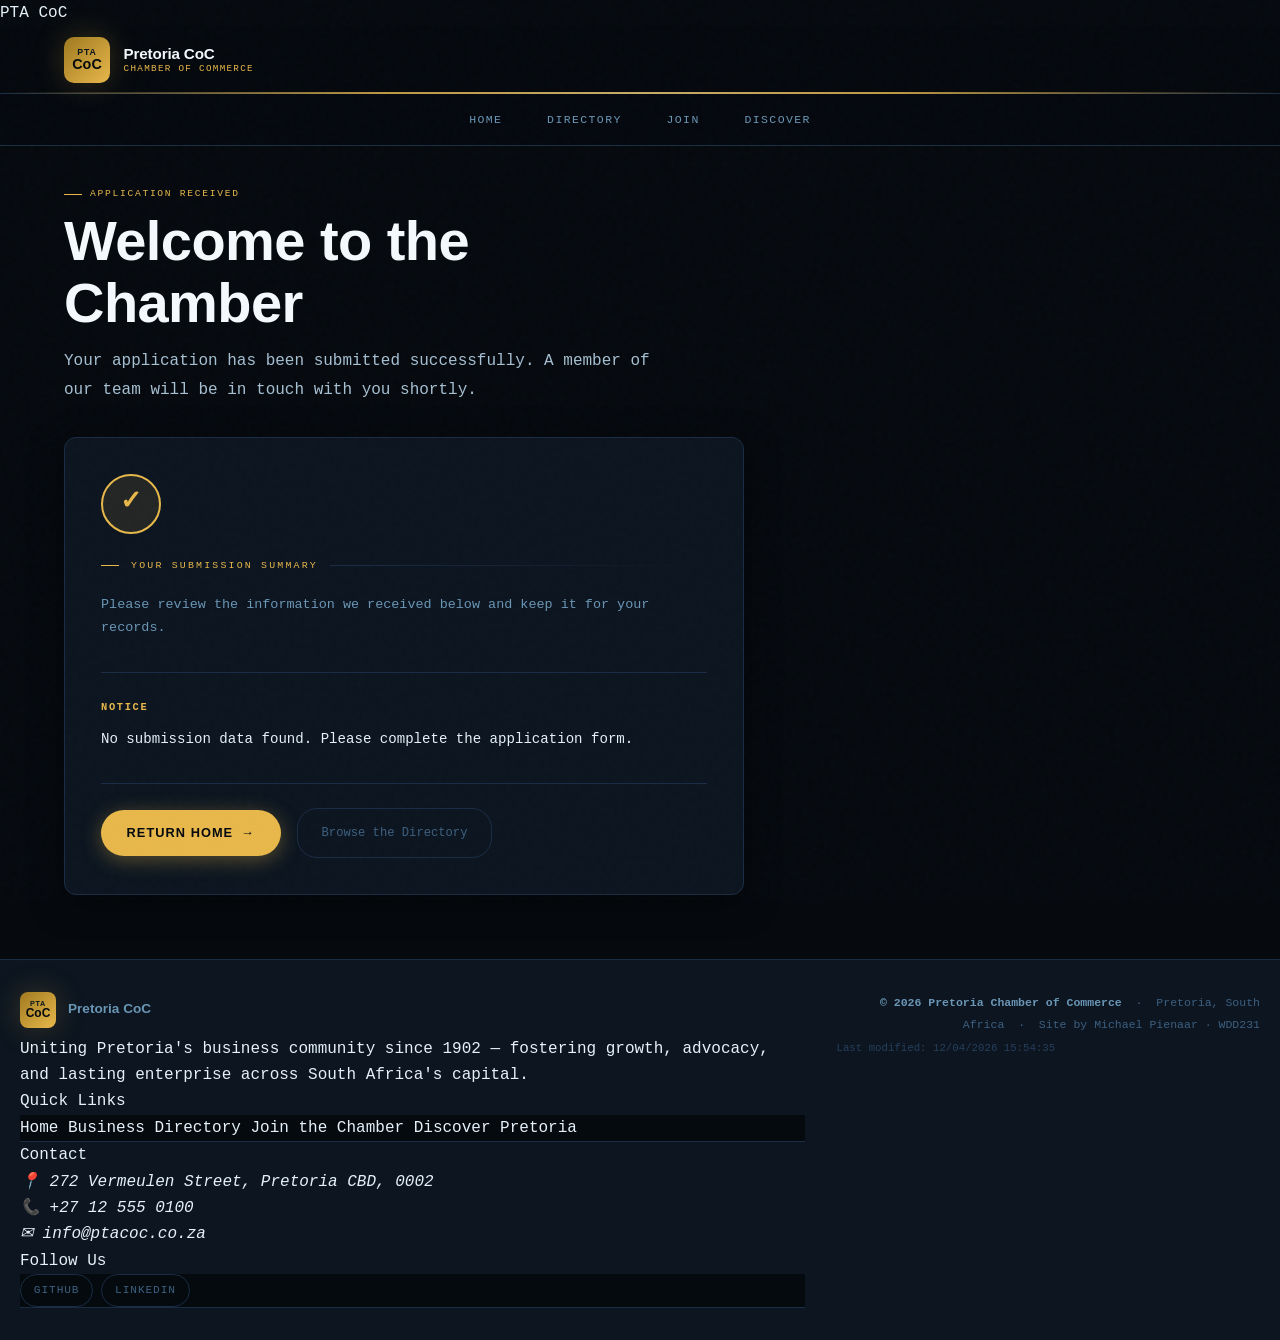
<file: chamber/thankyou.html>
<!DOCTYPE html>
<html lang="en">
<head>
  <meta charset="UTF-8">
  <meta name="viewport" content="width=device-width, initial-scale=1.0">
  <meta name="description" content="Your membership application to the Pretoria Chamber of Commerce has been received. We will be in touch with you shortly.">
  <meta name="author" content="Michael Pienaar">

  <meta property="og:title" content="Application Received — Pretoria Chamber of Commerce">
  <meta property="og:description" content="Thank you for applying to join the Pretoria Chamber of Commerce. Your application is confirmed and our team will be in touch soon.">
  <meta property="og:image" content="https://saintmichael320.github.io/wdd231/chamber/images/hero.svg">
  <meta property="og:url" content="https://saintmichael320.github.io/wdd231/chamber/thankyou.html">
  <meta property="og:type" content="website">
  <meta property="og:locale" content="en_ZA">

  <title>Pretoria Chamber of Commerce | Application Received</title>
  <link rel="icon" href="../favicon.ico">

  <link rel="preconnect" href="https://fonts.googleapis.com">
  <link rel="preconnect" href="https://fonts.gstatic.com" crossorigin>
  <link href="https://fonts.googleapis.com/css2?family=Cormorant+Garamond:ital,wght@0,400;0,500;0,600;0,700;1,400;1,600&family=Inter:wght@300;400;500;600&display=swap" rel="stylesheet">

  <link rel="stylesheet" href="styles/small.css">
  <link rel="stylesheet" href="styles/larger.css">
  <link rel="stylesheet" href="styles/join.css">

  <script src="scripts/navigation.js" defer></script>
  <script src="scripts/date.js" defer></script>
  <script src="scripts/thankyou.js" defer></script>
</head>
<body>

<!-- PRELOADER -->
<div class="preloader" id="preloader" aria-hidden="true">
  <div class="preloader-emblem">
    <span class="em-top">PTA</span>
    <span class="em-mid">CoC</span>
  </div>
  <div class="preloader-bar"></div>
</div>

<div class="nav-overlay" id="nav-overlay" aria-hidden="true"></div>

<!-- HEADER -->
<header>
  <a href="index.html" class="header-logo" aria-label="Pretoria Chamber of Commerce home">
    <div class="logo-emblem" aria-hidden="true">
      <span class="em-top">PTA</span>
      <span class="em-mid">CoC</span>
    </div>
    <span class="logo-text">
      <span class="logo-name">Pretoria CoC</span>
      <span class="logo-sub">Chamber of Commerce</span>
    </span>
  </a>
  <button id="menu-btn" aria-label="Toggle navigation menu" aria-expanded="false" aria-controls="nav-menu">
    <span class="bar"></span>
    <span class="bar"></span>
    <span class="bar"></span>
  </button>
</header>

<!-- NAVIGATION -->
<nav id="site-nav" aria-label="Primary navigation">
  <ul id="nav-menu" role="list">
    <li><a href="index.html">Home</a></li>
    <li><a href="directory.html">Directory</a></li>
    <li><a href="join.html">Join</a></li>
    <li><a href="discover.html">Discover</a></li>
  </ul>
</nav>

<!-- MAIN -->
<main class="chamber-main">

  <div class="page-intro">
    <p class="hero-eyebrow">Application Received</p>
    <h1 class="page-title" id="thankyou-heading">Welcome to the Chamber</h1>
    <p class="page-subtitle">
      Your application has been submitted successfully. A member of our team
      will be in touch with you shortly.
    </p>
  </div>

  <div class="thankyou-layout">
    <div class="card thankyou-card fade-in">
      <div class="thankyou-check" aria-hidden="true">✓</div>
      <h2 class="s-head">Your Submission Summary</h2>
      <p class="thankyou-note">
        Please review the information we received below and keep it for your records.
      </p>

      <dl id="submission-summary" class="summary-grid">
        <!-- Populated by thankyou.js -->
      </dl>

      <div class="thankyou-actions">
        <a href="index.html" class="btn-cta">Return Home <span aria-hidden="true">→</span></a>
        <a href="directory.html" class="btn-ghost-link">Browse the Directory</a>
      </div>
    </div>
  </div>

</main>

<!-- FOOTER -->
<footer>
  <div class="footer-inner">
    <div class="footer-grid">

      <div class="footer-col">
        <div class="footer-brand">
          <div class="logo-emblem" aria-hidden="true">
            <span class="em-top">PTA</span>
            <span class="em-mid">CoC</span>
          </div>
          <span class="footer-brand-name">Pretoria CoC</span>
        </div>
        <p class="footer-mission">
          Uniting Pretoria's business community since 1902 — fostering growth,
          advocacy, and lasting enterprise across South Africa's capital.
        </p>
      </div>

      <div class="footer-col">
        <p class="footer-col-title">Quick Links</p>
        <nav class="footer-links" aria-label="Footer navigation">
          <a href="index.html">Home</a>
          <a href="directory.html">Business Directory</a>
          <a href="join.html">Join the Chamber</a>
          <a href="discover.html">Discover Pretoria</a>
        </nav>
      </div>

      <div class="footer-col">
        <p class="footer-col-title">Contact</p>
        <address class="footer-contact-list">
          <div class="footer-contact-item">
            <span class="footer-contact-icon" aria-hidden="true">📍</span>
            <span>272 Vermeulen Street, Pretoria CBD, 0002</span>
          </div>
          <div class="footer-contact-item">
            <span class="footer-contact-icon" aria-hidden="true">📞</span>
            <span>+27 12 555 0100</span>
          </div>
          <div class="footer-contact-item">
            <span class="footer-contact-icon" aria-hidden="true">✉</span>
            <span>info@ptacoc.co.za</span>
          </div>
        </address>
      </div>

      <div class="footer-col">
        <p class="footer-col-title">Follow Us</p>
        <nav class="footer-social" aria-label="Social media links">
          <a href="https://github.com/SaintMichael320" target="_blank" rel="noopener noreferrer" class="social-link" aria-label="GitHub — opens in new tab">GitHub</a>
          <a href="https://www.linkedin.com/in/michael-pienaar-191242337" target="_blank" rel="noopener noreferrer" class="social-link" aria-label="LinkedIn — opens in new tab">LinkedIn</a>
        </nav>
      </div>

    </div><!-- .footer-grid -->

    <div class="footer-bottom">
      <p class="footer-copy">
        <strong>&copy; <span id="copyright-year"></span> Pretoria Chamber of Commerce</strong>
        &nbsp;·&nbsp; Pretoria, South Africa
        &nbsp;·&nbsp; <span class="footer-credit">Site by Michael Pienaar · WDD231</span>
      </p>
      <p id="lastModified"></p>
    </div>

  </div>
</footer>

</body>
</html>
</file>
<file: styles/small.css>
/* ============================================
   WDD231 - small.css (Mobile First)
   ============================================ */

/* Google Fonts Import */
@import url('https://fonts.googleapis.com/css2?family=JetBrains+Mono:wght@400;600;700&family=Syne:wght@400;600;700;800&display=swap');

/* CSS Variables */
:root {
  --color-bg: #0d1b2a;
  --color-surface: #1a2e4a;
  --color-surface-2: #162438;
  --color-accent: #4fc3f7;
  --color-accent-2: #00e5ff;
  --color-text: #e0f0ff;
  --color-text-muted: #8fb3cc;
  --color-complete: #00e676;
  --color-incomplete: #455a64;
  --color-border: #2a4a6a;
  --font-heading: 'Syne', sans-serif;
  --font-mono: 'JetBrains Mono', monospace;
  --radius: 8px;
  --transition: 0.25s ease;
  --shadow: 0 4px 20px rgba(0, 0, 0, 0.4);
}

/* Reset & Base */
*, *::before, *::after {
  box-sizing: border-box;
  margin: 0;
  padding: 0;
}

html {
  scroll-behavior: smooth;
}

body {
  font-family: var(--font-mono);
  background-color: var(--color-bg);
  color: var(--color-text);
  line-height: 1.6;
  min-height: 100vh;
  display: flex;
  flex-direction: column;
}

/* ---- HEADER ---- */
header {
  background-color: var(--color-surface);
  border-bottom: 2px solid var(--color-accent);
  padding: 0.75rem 1rem;
  display: flex;
  align-items: center;
  justify-content: space-between;
  position: sticky;
  top: 0;
  z-index: 100;
  box-shadow: var(--shadow);
}

.header-logo {
  display: flex;
  align-items: center;
  gap: 0.6rem;
  text-decoration: none;
}

.header-logo img {
  width: 44px;
  height: 44px;
}

.header-logo span {
  font-family: var(--font-heading);
  font-size: 1.1rem;
  font-weight: 700;
  color: var(--color-text);
  letter-spacing: 0.03em;
}

/* Hamburger Button */
#menu-btn {
  background: none;
  border: 2px solid var(--color-accent);
  border-radius: var(--radius);
  padding: 0.4rem 0.5rem;
  cursor: pointer;
  display: flex;
  flex-direction: column;
  gap: 4px;
  transition: var(--transition);
}

#menu-btn:hover,
#menu-btn:focus {
  background-color: var(--color-accent);
  outline: none;
}

#menu-btn span {
  display: block;
  width: 22px;
  height: 2px;
  background-color: var(--color-accent);
  transition: var(--transition);
  border-radius: 2px;
}

#menu-btn:hover span,
#menu-btn:focus span {
  background-color: var(--color-bg);
}

/* ---- NAVIGATION ---- */
nav {
  background-color: var(--color-surface-2);
  border-bottom: 1px solid var(--color-border);
}

nav ul {
  list-style: none;
  display: none;
  flex-direction: column;
}

nav ul.open {
  display: flex;
}

nav ul li a {
  display: block;
  padding: 0.85rem 1.25rem;
  text-decoration: none;
  color: var(--color-text-muted);
  font-family: var(--font-mono);
  font-size: 0.9rem;
  font-weight: 600;
  letter-spacing: 0.05em;
  text-transform: uppercase;
  border-bottom: 1px solid var(--color-border);
  transition: background-color var(--transition), color var(--transition);
}

nav ul li:last-child a {
  border-bottom: none;
}

nav ul li a:hover {
  background-color: var(--color-surface);
  color: var(--color-accent);
}

nav ul li a.active {
  color: var(--color-accent);
  border-left: 3px solid var(--color-accent);
  background-color: rgba(79, 195, 247, 0.08);
}

/* ---- MAIN ---- */
main {
  flex: 1;
  padding: 1.5rem 1rem;
  max-width: 1200px;
  width: 100%;
  margin: 0 auto;
}

main h1 {
  font-family: var(--font-heading);
  font-size: 2rem;
  font-weight: 800;
  color: var(--color-accent);
  margin-bottom: 1.5rem;
  letter-spacing: -0.02em;
  padding-bottom: 0.5rem;
  border-bottom: 2px solid var(--color-border);
}

/* ---- SECTIONS ---- */
section {
  margin-bottom: 2.5rem;
  background-color: var(--color-surface);
  border: 1px solid var(--color-border);
  border-radius: var(--radius);
  padding: 1.25rem;
  box-shadow: var(--shadow);
}

section h2 {
  font-family: var(--font-heading);
  font-size: 1.2rem;
  font-weight: 700;
  color: var(--color-accent-2);
  margin-bottom: 1rem;
  text-transform: uppercase;
  letter-spacing: 0.08em;
  display: flex;
  align-items: center;
  gap: 0.5rem;
}

section h2::before {
  content: '//';
  color: var(--color-text-muted);
  font-size: 0.85rem;
}

/* ---- PROFILE SECTION ---- */
.profile-section {
  display: flex;
  flex-direction: column;
  gap: 1rem;
}

.profile-info p {
  font-size: 0.9rem;
  color: var(--color-text-muted);
  line-height: 1.7;
}

.profile-info p strong {
  color: var(--color-accent);
}

/* ---- COURSE FILTER BUTTONS ---- */
.filter-btns {
  display: flex;
  flex-wrap: wrap;
  gap: 0.5rem;
  margin-bottom: 1.25rem;
}

.filter-btns button {
  font-family: var(--font-mono);
  font-size: 0.8rem;
  font-weight: 600;
  padding: 0.45rem 0.9rem;
  border: 2px solid var(--color-border);
  border-radius: var(--radius);
  background: transparent;
  color: var(--color-text-muted);
  cursor: pointer;
  text-transform: uppercase;
  letter-spacing: 0.05em;
  transition: all var(--transition);
}

.filter-btns button:hover {
  border-color: var(--color-accent);
  color: var(--color-accent);
}

.filter-btns button.active-filter {
  background-color: var(--color-accent);
  border-color: var(--color-accent);
  color: var(--color-bg);
}

/* ---- COURSE GRID ---- */
#course-list {
  display: grid;
  grid-template-columns: repeat(auto-fill, minmax(140px, 1fr));
  gap: 0.65rem;
  margin-bottom: 1rem;
}

/* Changed from div to button — update cursor and reset button styles */
.course-card {
  padding: 0.7rem 0.9rem;
  border-radius: var(--radius);
  border: 1px solid var(--color-border);
  font-size: 0.82rem;
  font-weight: 600;
  font-family: var(--font-mono);
  text-align: center;
  cursor: pointer;
  transition: transform var(--transition), box-shadow var(--transition);
  position: relative;
  overflow: hidden;
  /* Reset default <button> appearance */
  background: none;
  appearance: none;
  -webkit-appearance: none;
  width: 100%;
}

.course-card:hover {
  transform: translateY(-2px);
  box-shadow: 0 6px 20px rgba(0, 0, 0, 0.4);
}

/* Keyboard focus ring — matches site accent */
.course-card:focus-visible {
  outline: 2px solid var(--color-accent);
  outline-offset: 3px;
}

.course-card.completed {
  background-color: rgba(0, 230, 118, 0.12);
  border-color: var(--color-complete);
  color: var(--color-complete);
}

.course-card.completed:hover {
  box-shadow: 0 6px 20px rgba(0, 230, 118, 0.12);
}

.course-card.completed::after {
  content: '✓';
  position: absolute;
  top: 3px;
  right: 6px;
  font-size: 0.7rem;
  color: var(--color-complete);
  opacity: 0.7;
}

.course-card.incomplete {
  background-color: rgba(69, 90, 100, 0.2);
  border-color: var(--color-incomplete);
  color: var(--color-text-muted);
}

.course-card.incomplete:hover {
  border-color: var(--color-accent);
  color: var(--color-accent);
}

#credits-total {
  font-family: var(--font-mono);
  font-size: 0.9rem;
  color: var(--color-text-muted);
  padding: 0.6rem 1rem;
  background: var(--color-surface-2);
  border-radius: var(--radius);
  border: 1px solid var(--color-border);
  display: inline-block;
}

#credits-total span {
  color: var(--color-accent);
  font-weight: 700;
}

/* ---- FOOTER ---- */
footer {
  background-color: var(--color-surface);
  border-top: 2px solid var(--color-border);
  padding: 1.5rem 1rem;
  text-align: center;
}

.footer-social {
  display: flex;
  justify-content: center;
  gap: 1rem;
  margin-bottom: 1rem;
  flex-wrap: wrap;
}

.footer-social a {
  display: inline-flex;
  align-items: center;
  gap: 0.35rem;
  color: var(--color-text-muted);
  text-decoration: none;
  font-size: 0.82rem;
  font-weight: 600;
  padding: 0.4rem 0.75rem;
  border: 1px solid var(--color-border);
  border-radius: var(--radius);
  transition: all var(--transition);
  letter-spacing: 0.03em;
}

.footer-social a:hover {
  color: var(--color-accent);
  border-color: var(--color-accent);
  background-color: rgba(79, 195, 247, 0.08);
}

.footer-info {
  font-size: 0.8rem;
  color: var(--color-text-muted);
  line-height: 1.8;
}

.footer-info p {
  margin-bottom: 0.2rem;
}

/* ---- UTILITIES ---- */
.sr-only {
  position: absolute;
  width: 1px;
  height: 1px;
  padding: 0;
  overflow: hidden;
  clip: rect(0, 0, 0, 0);
  white-space: nowrap;
  border: 0;
}

/* ============================================
   MODAL DIALOG
   Styles follow existing design patterns:
   same variables, fonts, borders, and colours.
   ============================================ */

/* ── Backdrop ── */
::backdrop {
  background-color: rgba(7, 13, 20, 0.80);
  backdrop-filter: blur(4px);
  -webkit-backdrop-filter: blur(4px);
}

/* ── Dialog container ── */
dialog {
  /* Size & shape */
  width: 92%;
  max-width: 560px;
  border-radius: var(--radius);
  padding: 0;
  overflow: hidden;

  /* Colours — match site surface */
  background-color: var(--color-surface);
  border: 1px solid var(--color-border);
  color: var(--color-text);
  box-shadow: 0 8px 48px rgba(0, 0, 0, 0.65),
              0 0 0 1px rgba(79, 195, 247, 0.10);

  /* Slide-up entry animation */
  animation: modalSlideIn 0.28s cubic-bezier(0.22, 1, 0.36, 1) forwards;
}

@keyframes modalSlideIn {
  from {
    opacity: 0;
    transform: translateY(20px) scale(0.97);
  }
  to {
    opacity: 1;
    transform: translateY(0) scale(1);
  }
}

/* ── Close button (absolute top-right) ── */
dialog button {
  position: absolute;
  top: 1rem;
  right: 1rem;
  padding: 0.3rem 0.6rem;
  background: transparent;
  border: 1px solid var(--color-border);
  border-radius: var(--radius);
  color: var(--color-text-muted);
  font-family: var(--font-mono);
  font-size: 0.75rem;
  line-height: 1;
  cursor: pointer;
  transition: all var(--transition);
  z-index: 10;
}

dialog button:hover {
  background-color: rgba(79, 195, 247, 0.10);
  border-color: var(--color-accent);
  color: var(--color-accent);
}

dialog button:focus-visible {
  outline: 2px solid var(--color-accent);
  outline-offset: 2px;
}

/* ── Modal header band ── */
.modal-header {
  padding: 1.5rem 1.5rem 1.1rem;
  border-bottom: 1px solid var(--color-border);
  position: relative;        /* anchor for close button */
}

/* Colour-coded top bar */
.modal-header--complete {
  border-top: 3px solid var(--color-complete);
  background: linear-gradient(
    135deg,
    rgba(0, 230, 118, 0.07) 0%,
    transparent 55%
  );
}

.modal-header--incomplete {
  border-top: 3px solid var(--color-accent);
  background: linear-gradient(
    135deg,
    rgba(79, 195, 247, 0.06) 0%,
    transparent 55%
  );
}

/* Small "WDD" / "CSE" label */
.modal-badge {
  display: inline-block;
  font-family: var(--font-mono);
  font-size: 0.68rem;
  font-weight: 700;
  letter-spacing: 0.14em;
  text-transform: uppercase;
  padding: 0.18rem 0.55rem;
  border-radius: 4px;
  background-color: rgba(79, 195, 247, 0.10);
  border: 1px solid rgba(79, 195, 247, 0.22);
  color: var(--color-accent);
  margin-bottom: 0.55rem;
}

/* h2 inside dialog — override the section h2 rules */
dialog h2 {
  font-family: var(--font-heading);
  font-size: 1.85rem;
  font-weight: 800;
  color: var(--color-text);
  letter-spacing: 0.02em;
  text-transform: none;
  margin-bottom: 0.3rem;
}

dialog h2::before {
  content: none;   /* remove the "//" pseudo-element from section h2 */
}

/* Completed / in-progress pill */
.modal-status {
  font-family: var(--font-mono);
  font-size: 0.75rem;
  letter-spacing: 0.07em;
}

.status-complete   { color: var(--color-complete); }
.status-incomplete { color: var(--color-text-muted); }

/* ── Modal body ── */
.modal-body {
  padding: 1.35rem 1.5rem 1.5rem;
}

/* Course full title */
.modal-title {
  font-family: var(--font-heading);
  font-size: 1.1rem;
  font-weight: 700;
  color: var(--color-accent-2);
  letter-spacing: 0.02em;
  margin-bottom: 1rem;
}

/* Credits + Certificate row */
.modal-meta {
  display: grid;
  grid-template-columns: auto 1fr;
  row-gap: 0.45rem;
  column-gap: 1.75rem;
  padding: 0.85rem 1rem;
  margin-bottom: 1.1rem;
  background-color: var(--color-surface-2);
  border: 1px solid var(--color-border);
  border-radius: var(--radius);
}

.modal-meta-row {
  display: contents;   /* lets dt/dd flow into the parent grid columns */
}

.modal-meta dt {
  font-family: var(--font-mono);
  font-size: 0.7rem;
  letter-spacing: 0.12em;
  text-transform: uppercase;
  color: var(--color-text-muted);
}

.modal-meta dd {
  font-family: var(--font-mono);
  font-size: 0.84rem;
  font-weight: 600;
  color: var(--color-text);
}

/* Description */
.modal-description {
  font-size: 0.87rem;
  line-height: 1.75;
  color: var(--color-text-muted);
  margin-bottom: 1.2rem;
}

/* Technology chips */
.modal-tech-label {
  font-family: var(--font-mono);
  font-size: 0.7rem;
  letter-spacing: 0.12em;
  text-transform: uppercase;
  color: var(--color-text-muted);
  margin-bottom: 0.55rem;
}

.modal-tech-chips {
  display: flex;
  flex-wrap: wrap;
  gap: 0.4rem;
}

.modal-chip {
  font-family: var(--font-mono);
  font-size: 0.78rem;
  font-weight: 600;
  letter-spacing: 0.05em;
  padding: 0.28rem 0.7rem;
  background-color: rgba(0, 229, 255, 0.08);
  border: 1px solid rgba(0, 229, 255, 0.20);
  border-radius: 4px;
  color: var(--color-accent-2);
}
</file>
<file: styles/larger.css>
/* ============================================
   WDD231 - larger.css (Tablet & Desktop)
   ============================================ */

@media (min-width: 640px) {
  /* ---- HEADER ---- */
  header {
    padding: 0.75rem 2rem;
  }

  /* ---- MAIN ---- */
  main {
    padding: 2rem 2rem;
  }

  main h1 {
    font-size: 2.5rem;
  }

  /* ---- PROFILE ---- */
  .profile-section {
    flex-direction: row;
    align-items: flex-start;
    gap: 1.5rem;
  }
}

@media (min-width: 768px) {
  /* ---- HEADER ---- */
  #menu-btn {
    display: none;
  }

  /* ---- NAVIGATION (Horizontal) ---- */
  nav {
    background-color: var(--color-surface);
    border-bottom: 2px solid var(--color-border);
  }

  nav ul {
    display: flex !important;
    flex-direction: row;
    justify-content: center;
    gap: 0;
    max-width: 1200px;
    margin: 0 auto;
  }

  nav ul li a {
    border-bottom: none;
    border-left: none;
    padding: 0.85rem 1.5rem;
    font-size: 0.85rem;
    position: relative;
    color: var(--color-text-muted);
  }

  nav ul li a::after {
    content: '';
    position: absolute;
    bottom: 0;
    left: 50%;
    transform: translateX(-50%);
    width: 0;
    height: 3px;
    background-color: var(--color-accent);
    transition: width var(--transition);
    border-radius: 3px 3px 0 0;
  }

  nav ul li a:hover::after,
  nav ul li a.active::after {
    width: 70%;
  }

  nav ul li a:hover {
    background-color: transparent;
    color: var(--color-accent);
  }

  nav ul li a.active {
    color: var(--color-accent);
    background-color: transparent;
    border-left: none;
  }

  /* ---- MAIN LAYOUT ---- */
  main {
    padding: 2rem;
  }

  main h1 {
    font-size: 3rem;
  }

  /* ---- SECTION GRID ---- */
  .sections-grid {
    display: grid;
    grid-template-columns: 1fr 1fr;
    gap: 1.5rem;
  }

  .sections-grid .certificate-section {
    grid-column: 1 / -1;
  }

  /* ---- COURSE GRID ---- */
  #course-list {
    grid-template-columns: repeat(auto-fill, minmax(150px, 1fr));
  }

  /* ---- FOOTER ---- */
  footer {
    padding: 2rem;
  }

  .footer-inner {
    display: grid;
    grid-template-columns: 1fr 1fr 1fr;
    gap: 1.5rem;
    align-items: center;
    max-width: 1200px;
    margin: 0 auto;
    text-align: left;
  }

  .footer-social {
    justify-content: flex-start;
    margin-bottom: 0;
  }

  .footer-info {
    text-align: right;
  }

  .footer-info-center {
    text-align: center;
  }
}

@media (min-width: 1024px) {
  header {
    padding: 0.75rem 3rem;
  }

  main {
    padding: 2.5rem 3rem;
  }

  .sections-grid {
    grid-template-columns: 1fr 1fr;
    gap: 2rem;
  }

  #course-list {
    grid-template-columns: repeat(auto-fill, minmax(160px, 1fr));
  }

  section {
    padding: 1.75rem;
  }

  section h2 {
    font-size: 1.3rem;
  }
}

@media (min-width: 1200px) {
  header {
    padding: 0.75rem 4rem;
  }

  main {
    padding: 3rem 4rem;
  }
}
</file>
<file: styles/prophets.css>
body {
  font-family: Arial, sans-serif;
  margin: 0;
}

header, footer {
  text-align: center;
  padding: 1rem;
  background: #333;
  color: white;
}

#cards {
  display: grid;
  grid-template-columns: repeat(auto-fit, minmax(250px, 1fr));
  gap: 1rem;
  padding: 1rem;
}

section {
  border: 1px solid #ccc;
  padding: 1rem;
  text-align: center;
  border-radius: 8px;
  background: #f9f9f9;
}

img {
  max-width: 100%;
  height: auto;
}
</file>
<file: styles/site-plan.css>
/* --- Global Styles --- */
:root {
    --forest-canopy: #2D4F1E;
    --granite-peak: #4A4A4A;
    --autumn-leaf: #D48806;
    --mist-white: #F9F9F9;
}

body {
    font-family: 'Roboto', sans-serif;
    font-weight: 400;
    line-height: 1.6;
    color: var(--granite-peak);
    background-color: var(--mist-white);
    margin: 0;
    padding: 20px;
}

/* --- Typography --- */
h1, h2, h3 {
    color: var(--forest-canopy);
    font-weight: 700;
}

header {
    text-align: center;
    border-bottom: 3px solid var(--autumn-leaf);
    margin-bottom: 30px;
    padding-bottom: 10px;
}

.subtitle {
    font-style: italic;
    color: var(--granite-peak);
}

/* --- Color Palette Display --- */
.color-container {
    display: flex;
    flex-wrap: wrap;
    gap: 10px;
    margin-top: 10px;
}

.color-box {
    padding: 15px;
    border-radius: 4px;
    flex: 1 1 200px;
    text-align: center;
    font-weight: bold;
}

/* --- Wireframe Simulation (Mobile-First) --- */
.wireframe-container {
    background: #eee;
    padding: 10px;
    border: 2px dashed #ccc;
    display: flex;
    flex-direction: column;
    gap: 10px;
    margin-bottom: 20px;
}

.wf-box {
    background: white;
    border: 1px solid var(--granite-peak);
    padding: 10px;
    text-align: center;
    font-size: 0.8rem;
}

/* Desktop layout adjustment for the wireframe simulation */
@media (min-width: 768px) {
    .desktop-view {
        flex-direction: row;
        flex-wrap: wrap;
    }
    
    .wf-box.full {
        flex: 1 1 100%;
    }
    
    .wf-box.main {
        flex: 2;
        height: 100px;
    }
    
    .wf-box.side {
        flex: 1;
        background-color: #f0f0f0;
    }

    body {
        max-width: 900px;
        margin: 40px auto;
        padding: 40px;
        box-shadow: 0 0 20px rgba(0,0,0,0.05);
    }
}

footer {
    margin-top: 40px;
    font-size: 0.9rem;
    text-align: center;
    border-top: 1px solid #ddd;
    padding-top: 20px;
}
</file>
<file: chamber/styles/small.css>
/* ============================================================
   Chamber of Commerce — small.css
   Aesthetic: Gold-Noir | Luxury Editorial | South African Pride
   ============================================================ */

/* Google Fonts loaded via <link> in HTML — no @import needed */

:root {
  --ink:        #060a0f;
  --ink-2:      #0c1520;
  --ink-3:      #111e2e;
  --steel:      #1a2d45;
  --slate:      #263f5c;
  --mist:       #3d6080;
  --fog:        #6a96b5;
  --cloud:      #b8d4e8;
  --paper:      #e5f1f8;
  --white:      #f4f9fd;

  --gold:       #e8b84b;
  --gold-light: #f5d07a;
  --gold-dim:   #a07a20;
  --gold-glow:  rgba(232,184,75,0.18);
  --cyan:       #29b6d8;
  --cyan-dim:   #1a8aaa;
  --ember:      #e05c30;
  --green:      #2ecc71;
  --silver:     #aec6d6;

  --bg:         var(--ink);
  --surface:    var(--ink-2);
  --surface-2:  var(--ink-3);
  --border:     var(--steel);
  --border-2:   var(--slate);
  --text:       var(--paper);
  --text-muted: var(--fog);
  --text-dim:   var(--mist);
  --accent:     var(--gold);

  --font-display: 'Syne', sans-serif;
  --font-body:    'DM Mono', monospace;

  --radius-sm:  4px;
  --radius:     12px;
  --radius-lg:  20px;
  --transition: 0.22s cubic-bezier(0.4, 0, 0.2, 1);
  --shadow:     0 8px 32px rgba(0,0,0,0.55);
  --shadow-lg:  0 20px 60px rgba(0,0,0,0.7);
  --glow-gold:  0 0 30px rgba(232,184,75,0.22);
  --glow-cyan:  0 0 24px rgba(41,182,216,0.2);
}

/* ── RESET ── */
*, *::before, *::after { box-sizing: border-box; margin: 0; padding: 0; }
html { scroll-behavior: smooth; }

body {
  font-family: var(--font-body);
  background: var(--bg);
  color: var(--text);
  line-height: 1.65;
  min-height: 100vh;
  display: flex;
  flex-direction: column;
  overflow-x: hidden;
}

/* Grain texture */
body::after {
  content: '';
  position: fixed;
  inset: 0;
  background-image: url("data:image/svg+xml,%3Csvg viewBox='0 0 200 200' xmlns='http://www.w3.org/2000/svg'%3E%3Cfilter id='n'%3E%3CfeTurbulence type='fractalNoise' baseFrequency='0.85' numOctaves='4' stitchTiles='stitch'/%3E%3C/filter%3E%3Crect width='100%25' height='100%25' filter='url(%23n)'/%3E%3C/svg%3E");
  opacity: 0.018;
  pointer-events: none;
  z-index: 9998;
}

img { max-width: 100%; display: block; }
a { color: inherit; text-decoration: none; }
ul { list-style: none; }

::-webkit-scrollbar { width: 5px; }
::-webkit-scrollbar-track { background: var(--ink); }
::-webkit-scrollbar-thumb { background: var(--gold-dim); border-radius: 3px; }
::-webkit-scrollbar-thumb:hover { background: var(--gold); }

/* ── HEADER ── */
header {
  position: sticky;
  top: 0; z-index: 200;
  background: rgba(6,10,15,0.94);
  backdrop-filter: blur(20px);
  -webkit-backdrop-filter: blur(20px);
  border-bottom: 1px solid var(--border);
  padding: 0 1.25rem;
  height: 68px;
  display: flex;
  align-items: center;
  justify-content: space-between;
}

header::after {
  content: '';
  position: absolute;
  bottom: -1px; left: 0; right: 0;
  height: 2px;
  background: linear-gradient(90deg, transparent 0%, var(--gold) 30%, var(--gold-light) 50%, var(--gold) 70%, transparent 100%);
  opacity: 0.8;
}

.header-logo {
  display: flex;
  align-items: center;
  gap: 0.85rem;
}

.logo-emblem {
  width: 46px; height: 46px;
  background: linear-gradient(135deg, var(--gold-dim), var(--gold));
  border-radius: 10px;
  display: flex;
  flex-direction: column;
  align-items: center;
  justify-content: center;
  flex-shrink: 0;
  box-shadow: var(--glow-gold);
}

.logo-emblem span {
  font-family: var(--font-display);
  font-weight: 800;
  color: var(--ink);
  line-height: 1;
}

/* em-top needs enough contrast on the gold gradient */
.logo-emblem .em-top {
  font-size: 0.55rem;
  letter-spacing: 0.1em;
  color: var(--ink-2);
}
.logo-emblem .em-mid { font-size: 0.9rem; }

.logo-text { display: flex; flex-direction: column; line-height: 1.2; }
.logo-name {
  font-family: var(--font-display);
  font-size: 0.95rem;
  font-weight: 800;
  color: var(--white);
  letter-spacing: -0.01em;
}
.logo-sub {
  font-size: 0.58rem;
  color: var(--gold);
  letter-spacing: 0.14em;
  text-transform: uppercase;
  font-weight: 500;
}

/* ── HAMBURGER ── */
#menu-btn {
  background: none;
  border: 1px solid var(--border-2);
  border-radius: var(--radius-sm);
  width: 42px; height: 42px;
  display: flex;
  flex-direction: column;
  align-items: center;
  justify-content: center;
  gap: 5px;
  cursor: pointer;
  transition: border-color var(--transition), background var(--transition);
  flex-shrink: 0;
}

#menu-btn:hover, #menu-btn:focus {
  border-color: var(--gold);
  background: var(--gold-glow);
  outline: none;
}

#menu-btn .bar {
  display: block;
  width: 18px; height: 1.5px;
  background: var(--cloud);
  border-radius: 2px;
  transition: all var(--transition);
}

#menu-btn.open .bar:nth-child(1) { transform: translateY(6.5px) rotate(45deg); }
#menu-btn.open .bar:nth-child(2) { opacity: 0; transform: scaleX(0); }
#menu-btn.open .bar:nth-child(3) { transform: translateY(-6.5px) rotate(-45deg); }

/* ── NAV ── */
nav {
  background: var(--surface);
  border-bottom: 1px solid var(--border);
}

nav ul { display: none; flex-direction: column; }
nav ul.open { display: flex; }

nav ul li a {
  display: block;
  padding: 0.9rem 1.5rem;
  font-family: var(--font-body);
  font-size: 0.75rem;
  font-weight: 500;
  letter-spacing: 0.12em;
  text-transform: uppercase;
  color: var(--text-muted);
  border-bottom: 1px solid var(--border);
  transition: color var(--transition), background var(--transition), padding-left var(--transition);
}

nav ul li:last-child a { border-bottom: none; }

nav ul li a:hover {
  color: var(--gold);
  background: var(--gold-glow);
  padding-left: 2.25rem;
}

nav ul li a.active {
  color: var(--gold);
  background: var(--gold-glow);
  border-left: 2px solid var(--gold);
}

/* ── MAIN ── */
.chamber-main {
  flex: 1;
  padding: 0 1.25rem 2.5rem;
  max-width: 1280px;
  width: 100%;
  margin: 0 auto;
}

/* ── HERO ── */
/* ── HERO — fully responsive 320px → desktop ── */
.hero {
  position: relative;
  border-radius: 0 0 var(--radius-lg) var(--radius-lg);
  overflow: hidden;
  margin-bottom: 2rem;
  background: var(--surface);
  /* Ensure the hero always has enough room for content at any width */
  min-height: 420px;
  display: flex;
  flex-direction: column;
}

.hero-img {
  position: absolute;
  inset: 0;
  width: 100%;
  height: 100%;
  object-fit: cover;
  object-position: center top;
  display: block;
}

.hero-overlay {
  position: absolute;
  inset: 0;
  background: linear-gradient(
    to top,
    rgba(6,10,15,0.97) 0%,
    rgba(6,10,15,0.65) 45%,
    rgba(6,10,15,0.2) 100%
  );
}

/* Content sits in normal flow on top of the absolute image */
.hero-content {
  position: relative;
  z-index: 1;
  margin-top: auto;
  padding: 1.25rem 1.25rem 1.5rem;
}

.hero-eyebrow {
  font-size: 0.6rem;
  font-weight: 500;
  letter-spacing: 0.18em;
  text-transform: uppercase;
  color: var(--gold);
  margin-bottom: 0.4rem;
  display: flex;
  align-items: center;
  gap: 0.5rem;
}

.hero-eyebrow::before {
  content: '';
  display: block;
  width: 18px; height: 1px;
  background: var(--gold);
  flex-shrink: 0;
}

.hero-title {
  font-family: var(--font-display);
  font-size: clamp(1.4rem, 5vw, 3.2rem);
  font-weight: 800;
  line-height: 1.12;
  letter-spacing: -0.02em;
  color: var(--white);
  margin-bottom: 0.5rem;
}

.hero-title em {
  font-style: normal;
  color: var(--gold);
}

.hero-sub {
  font-size: clamp(0.72rem, 2vw, 0.88rem);
  color: var(--cloud);
  margin-bottom: 1.1rem;
  opacity: 0.9;
  max-width: 55ch;
  line-height: 1.6;
}

.btn-cta {
  display: inline-flex;
  align-items: center;
  gap: 0.5rem;
  font-family: var(--font-display);
  font-size: 0.8rem;
  font-weight: 700;
  letter-spacing: 0.08em;
  text-transform: uppercase;
  padding: 0.75rem 1.6rem;
  background: var(--gold);
  color: var(--ink);
  border-radius: 100px;
  border: none;
  cursor: pointer;
  transition: all var(--transition);
  box-shadow: 0 4px 20px rgba(232,184,75,0.35);
}

.btn-cta:hover, .btn-cta:focus {
  background: var(--gold-light);
  box-shadow: 0 8px 32px rgba(232,184,75,0.5);
  transform: translateY(-2px);
  outline: none;
}

.btn-cta .arrow { transition: transform var(--transition); }
.btn-cta:hover .arrow { transform: translateX(4px); }

/* ── SECTION HEADING ── */
.s-head {
  font-family: var(--font-body);
  font-size: 0.62rem;
  font-weight: 500;
  letter-spacing: 0.22em;
  text-transform: uppercase;
  color: var(--gold);
  margin-bottom: 1.25rem;
  display: flex;
  align-items: center;
  gap: 0.75rem;
}

.s-head::before {
  content: '';
  display: block;
  width: 18px; height: 1px;
  background: var(--gold);
  flex-shrink: 0;
}

.s-head::after {
  content: '';
  flex: 1; height: 1px;
  background: linear-gradient(90deg, var(--border), transparent);
}

/* ── CARD ── */
.card {
  background: var(--surface);
  border: 1px solid var(--border);
  border-radius: var(--radius);
  padding: 1.5rem;
  box-shadow: var(--shadow);
  position: relative;
  overflow: hidden;
  transition: border-color var(--transition), box-shadow var(--transition);
}

.card::before {
  content: '';
  position: absolute;
  top: 0; left: 0; right: 0;
  height: 2px;
  background: linear-gradient(90deg, var(--gold), var(--cyan));
  opacity: 0;
  transition: opacity var(--transition);
}

.card:hover { border-color: var(--border-2); }
.card:hover::before { opacity: 1; }

/* ── WEATHER ── */
.weather-now {
  display: flex;
  align-items: center;
  gap: 1.25rem;
  padding-bottom: 1.25rem;
  margin-bottom: 1.25rem;
  border-bottom: 1px solid var(--border);
}

.wx-icon { font-size: 3rem; line-height: 1; filter: drop-shadow(0 2px 8px rgba(0,0,0,0.4)); }

.wx-temp {
  font-family: var(--font-display);
  font-size: 2.8rem;
  font-weight: 800;
  letter-spacing: -0.03em;
  color: var(--white);
  line-height: 1;
}

.wx-unit { font-size: 1.2rem; color: var(--gold); font-weight: 600; }

.wx-desc {
  font-size: 0.82rem;
  color: var(--text-muted);
  text-transform: capitalize;
  margin-top: 0.2rem;
}

.wx-loc {
  font-size: 0.7rem;
  color: var(--text-dim);
  margin-top: 0.1rem;
  letter-spacing: 0.05em;
}

.forecast {
  display: grid;
  grid-template-columns: repeat(3, 1fr);
  gap: 0.6rem;
}

.fc-day {
  background: var(--surface-2);
  border: 1px solid var(--border);
  border-radius: var(--radius-sm);
  padding: 0.8rem 0.5rem;
  text-align: center;
  transition: border-color var(--transition);
}

.fc-day:hover { border-color: var(--gold-dim); }

.fc-label {
  font-size: 0.65rem;
  color: var(--text-dim);
  letter-spacing: 0.1em;
  text-transform: uppercase;
  margin-bottom: 0.35rem;
}

.fc-icon { font-size: 1.5rem; margin-bottom: 0.25rem; }

.fc-temp {
  font-family: var(--font-display);
  font-size: 1.05rem;
  font-weight: 700;
  color: var(--gold);
}

.wx-loading, .wx-error {
  font-size: 0.82rem;
  color: var(--text-dim);
  text-align: center;
  padding: 1.5rem;
}

@keyframes skeleton {
  0%   { background-position: -200% 0; }
  100% { background-position:  200% 0; }
}

.skeleton {
  background: linear-gradient(90deg, var(--surface-2) 25%, var(--steel) 50%, var(--surface-2) 75%);
  background-size: 200% 100%;
  animation: skeleton 1.6s ease infinite;
  border-radius: var(--radius-sm);
  height: 1rem;
}

/* ── EVENTS ── */
.event-item {
  display: flex;
  gap: 1rem;
  padding: 1rem 0;
  border-bottom: 1px solid var(--border);
  align-items: flex-start;
}

.event-item:last-child { border-bottom: none; padding-bottom: 0; }
.event-item:first-child { padding-top: 0; }

.event-date {
  flex-shrink: 0;
  width: 52px;
  background: var(--gold);
  border-radius: var(--radius-sm);
  text-align: center;
  padding: 0.35rem 0.25rem;
  box-shadow: 0 4px 12px rgba(232,184,75,0.25);
}

/* ink on gold = 10.76:1 — passes AA */
.event-date .mo {
  display: block;
  font-size: 0.6rem;
  font-weight: 700;
  letter-spacing: 0.1em;
  text-transform: uppercase;
  color: var(--ink);
  line-height: 1;
}

.event-date .dy {
  display: block;
  font-family: var(--font-display);
  font-size: 1.5rem;
  font-weight: 800;
  color: var(--ink);
  line-height: 1.1;
}

.event-body h3 {
  font-family: var(--font-display);
  font-size: 0.9rem;
  font-weight: 700;
  color: var(--text);
  margin-bottom: 0.25rem;
}

.event-body p {
  font-size: 0.78rem;
  color: var(--text-muted);
  line-height: 1.55;
}

.event-tag {
  display: inline-block;
  font-size: 0.6rem;
  font-weight: 700;
  letter-spacing: 0.1em;
  text-transform: uppercase;
  padding: 0.15rem 0.5rem;
  border-radius: 100px;
  background: var(--ink-3);
  color: var(--cyan);
  border: 1px solid var(--cyan-dim);
  margin-top: 0.4rem;
}

/* ── SPOTLIGHTS ── */
.spotlights-grid {
  display: grid;
  grid-template-columns: 1fr;
  gap: 1rem;
}

.spotlight {
  background: var(--surface);
  border: 1px solid var(--border);
  border-radius: var(--radius);
  padding: 1.25rem;
  box-shadow: var(--shadow);
  display: flex;
  flex-direction: column;
  align-items: center;
  text-align: center;
  gap: 0.85rem;
  position: relative;
  overflow: hidden;
  transition: transform var(--transition), box-shadow var(--transition), border-color var(--transition);
}

.spotlight:hover {
  transform: translateY(-4px);
  box-shadow: var(--shadow-lg);
}

.spotlight.gold-member {
  border-top: 3px solid var(--gold);
}
.spotlight.gold-member:hover {
  border-color: var(--gold);
  box-shadow: var(--shadow-lg), var(--glow-gold);
}

.spotlight.silver-member {
  border-top: 3px solid var(--silver);
}
.spotlight.silver-member:hover {
  border-color: var(--silver);
  box-shadow: var(--shadow-lg), 0 0 24px rgba(174,198,214,0.15);
}

/* Corner decorative element */
.spotlight::after {
  content: '';
  position: absolute;
  top: -20px; right: -20px;
  width: 80px; height: 80px;
  border-radius: 50%;
  opacity: 0.04;
}

.spotlight.gold-member::after { background: var(--gold); }
.spotlight.silver-member::after { background: var(--silver); }

.spot-logo {
  width: 90px; height: 60px;
  object-fit: contain;
  border-radius: var(--radius-sm);
  background: var(--surface-2);
  padding: 0.25rem;
}

.spot-name {
  font-family: var(--font-display);
  font-size: 0.95rem;
  font-weight: 700;
  color: var(--white);
}

.spot-info {
  font-size: 0.75rem;
  color: var(--text-muted);
  line-height: 1.7;
}

.spot-badge {
  display: inline-flex;
  align-items: center;
  gap: 0.35rem;
  font-size: 0.63rem;
  font-weight: 700;
  letter-spacing: 0.1em;
  text-transform: uppercase;
  padding: 0.25rem 0.75rem;
  border-radius: 100px;
}

.spot-badge.gold-badge {
  background: rgba(232,184,75,0.12);
  color: var(--gold);
  border: 1px solid rgba(232,184,75,0.3);
}

.spot-badge.silver-badge {
  background: rgba(174,198,214,0.1);
  color: var(--silver);
  border: 1px solid rgba(174,198,214,0.25);
}

.spot-link {
  font-size: 0.75rem;
  color: var(--cyan);
  transition: color var(--transition);
  word-break: break-all;
}

.spot-link:hover { color: var(--gold); text-decoration: underline; }

/* ── FOOTER ── */
footer {
  background: var(--surface);
  border-top: 1px solid var(--border);
  padding: 2rem 1.25rem;
  margin-top: auto;
}

.footer-inner {
  max-width: 1280px;
  margin: 0 auto;
  display: flex;
  flex-direction: column;
  gap: 1.5rem;
}

.footer-brand {
  display: flex;
  align-items: center;
  gap: 0.75rem;
  margin-bottom: 0.5rem;
}

.footer-brand .logo-emblem {
  width: 36px; height: 36px;
  border-radius: 8px;
}

.footer-brand .em-top { font-size: 0.45rem; }
.footer-brand .em-mid { font-size: 0.75rem; }

.footer-brand-name {
  font-family: var(--font-display);
  font-size: 0.85rem;
  font-weight: 700;
  color: var(--text-muted);
}

.footer-social {
  display: flex;
  flex-wrap: wrap;
  gap: 0.5rem;
}

.social-link {
  display: inline-flex;
  align-items: center;
  gap: 0.4rem;
  font-size: 0.7rem;
  font-weight: 500;
  letter-spacing: 0.08em;
  text-transform: uppercase;
  color: var(--text-dim);
  padding: 0.38rem 0.8rem;
  border: 1px solid var(--border);
  border-radius: 100px;
  transition: all var(--transition);
}

.social-link:hover {
  color: var(--gold);
  border-color: var(--gold);
  background: var(--gold-glow);
}

.footer-copy {
  font-size: 0.72rem;
  color: var(--text-dim);
  line-height: 1.9;
}

.footer-copy strong { color: var(--text-muted); }

#lastModified {
  font-size: 0.67rem;
  color: var(--slate);
  margin-top: 0.3rem;
}

/* ── ANIMATIONS ── */
@keyframes fadeUp {
  from { opacity: 0; transform: translateY(18px); }
  to   { opacity: 1; transform: translateY(0); }
}

@keyframes shimmer {
  0%   { background-position: -200% center; }
  100% { background-position:  200% center; }
}

@keyframes pulse-glow {
  0%, 100% { box-shadow: var(--glow-gold); }
  50%       { box-shadow: 0 0 48px rgba(232,184,75,0.35); }
}

.fade-in { animation: fadeUp 0.5s ease both; }
.fade-in-1 { animation: fadeUp 0.5s 0.08s ease both; }
.fade-in-2 { animation: fadeUp 0.5s 0.16s ease both; }
.fade-in-3 { animation: fadeUp 0.5s 0.24s ease both; }

/* ── UTILITIES ── */
.sr-only {
  position: absolute;
  width: 1px; height: 1px;
  padding: 0; overflow: hidden;
  clip: rect(0,0,0,0);
  white-space: nowrap; border: 0;
}

.loading-text {
  font-size: 0.8rem;
  color: var(--text-dim);
  text-align: center;
  padding: 2rem 1rem;
  animation: pulse-opacity 1.5s ease infinite;
}

@keyframes pulse-opacity {
  0%, 100% { opacity: 1; }
  50%       { opacity: 0.35; }
}

/* ── FOOTER UTILITY CLASSES (replaces inline styles) ── */
.footer-left {
  display: flex;
  flex-direction: column;
  gap: 0.75rem;
}

.footer-credit {
  margin-top: 0.25rem;
  color: var(--text-dim);
}

/* ── SPOTLIGHTS SECTION ── */
.spotlights-section {
  grid-column: 1 / -1;
}

.spotlights-section .s-head {
  margin-bottom: 1.25rem;
}
</file>
<file: chamber/styles/larger.css>
/* ============================================================
   Chamber — larger.css  |  Responsive breakpoints
   ============================================================ */

/* ── 480px+ — small phones with more room ── */
@media (min-width: 480px) {
  .hero { min-height: 460px; }
  .hero-content { padding: 1.5rem 1.75rem 1.75rem; }
}

/* ── 640px+ ── */
@media (min-width: 640px) {
  .chamber-main { padding: 0 2rem 3rem; }

  .hero { min-height: 500px; }
  .hero-content { padding: 2rem 2rem 2rem; }

  .spotlights-grid {
    grid-template-columns: repeat(2, 1fr);
  }

  .spotlight {
    flex-direction: row;
    text-align: left;
    align-items: flex-start;
  }

  .spot-logo { flex-shrink: 0; }
}

/* ── 768px+ (horizontal nav + two-column layout) ── */
@media (min-width: 768px) {
  #menu-btn { display: none; }

  nav {
    background: rgba(6,10,15,0.96);
    border-bottom: 1px solid var(--border);
  }

  nav ul {
    display: flex !important;
    flex-direction: row;
    align-items: center;
    justify-content: center;
    max-width: 1280px;
    margin: 0 auto;
    padding: 0 2rem;
  }

  nav ul li a {
    border-bottom: none;
    border-left: none;
    padding: 1rem 1.4rem;
    font-size: 0.72rem;
    position: relative;
    color: var(--text-muted);
  }

  nav ul li a::after {
    content: '';
    position: absolute;
    bottom: 0; left: 50%;
    transform: translateX(-50%);
    width: 0; height: 2px;
    background: var(--gold);
    transition: width var(--transition);
    border-radius: 2px 2px 0 0;
  }

  nav ul li a:hover {
    color: var(--gold);
    background: transparent;
    padding-left: 1.4rem;
  }

  nav ul li a:hover::after,
  nav ul li a.active::after { width: 60%; }

  nav ul li a.active {
    color: var(--gold);
    background: transparent;
    border-left: none;
  }

  /* Hero */
  .hero { min-height: 420px; }
  .hero-content { padding: 2rem 2.5rem 2.25rem; }

  /* Two-column content grid */
  .chamber-main { padding: 0 2rem 3rem; }

  .content-grid {
    display: grid;
    grid-template-columns: 1fr 1fr;
    gap: 1.5rem;
    margin-bottom: 1.5rem;
  }

  .spotlights-section { grid-column: 1 / -1; }

  .spotlights-grid {
    grid-template-columns: repeat(3, 1fr);
  }

  .spotlight {
    flex-direction: column;
    text-align: center;
    align-items: center;
  }

  /* Footer */
  .footer-inner {
    flex-direction: row;
    align-items: flex-start;
    justify-content: space-between;
    gap: 2rem;
  }

  .footer-copy { text-align: right; }
}

/* ── 1024px+ ── */
@media (min-width: 1024px) {
  header { padding: 0 3rem; }
  .chamber-main { padding: 0 3rem 3rem; }

  .hero { min-height: 480px; }
  .hero-content { padding: 2.5rem 3rem 2.5rem; }

  .content-grid { gap: 2rem; }
}

/* ── 1280px+ ── */
@media (min-width: 1280px) {
  header { padding: 0 4rem; }
  .chamber-main { padding: 0 4rem 4rem; }
  .hero { min-height: 520px; }
}
</file>
<file: chamber/styles/discover.css>
/* ============================================================
   discover.css — Discover Pretoria page
   Named grid areas for 3 different responsive layouts
   ============================================================ */

/* ── PAGE HERO ── */
.page-hero {
  background: linear-gradient(
    135deg,
    var(--ink-2) 0%,
    var(--ink-3) 50%,
    var(--ink) 100%
  );
  border-radius: 0 0 var(--radius-lg) var(--radius-lg);
  border: 1px solid var(--border);
  border-top: none;
  padding: 3rem 1.5rem 2.5rem;
  margin-bottom: 1.5rem;
  position: relative;
  overflow: hidden;
}

.page-hero::before {
  content: 'DISCOVER';
  position: absolute;
  top: 50%;
  left: 50%;
  transform: translate(-50%, -50%);
  font-family: var(--font-display);
  font-size: clamp(4rem, 18vw, 14rem);
  font-weight: 800;
  color: var(--gold);
  opacity: 0.035;
  letter-spacing: -0.04em;
  white-space: nowrap;
  pointer-events: none;
  user-select: none;
}

.page-hero::after {
  content: '';
  position: absolute;
  bottom: 0; left: 0; right: 0;
  height: 2px;
  background: linear-gradient(90deg, transparent, var(--gold), var(--cyan), var(--gold), transparent);
  opacity: 0.7;
}

.page-hero-content {
  position: relative;
  z-index: 1;
  max-width: 600px;
}

/* ── VISITOR BANNER ── */
.visitor-banner {
  display: flex;
  align-items: center;
  gap: 0.75rem;
  background: linear-gradient(135deg, var(--ink-3), var(--ink-2));
  border: 1px solid var(--gold-dim);
  border-left: 3px solid var(--gold);
  border-radius: var(--radius);
  padding: 0.85rem 1.1rem;
  margin-bottom: 1.75rem;
  font-size: 0.8rem;
  color: var(--cloud);
  position: relative;
}

.visitor-banner:empty {
  display: none;
}

.visitor-icon {
  font-size: 1.1rem;
  flex-shrink: 0;
}

.visitor-text {
  flex: 1;
  line-height: 1.4;
}

.visitor-close {
  background: none;
  border: none;
  color: var(--text-dim);
  cursor: pointer;
  font-size: 0.75rem;
  padding: 0.25rem 0.4rem;
  border-radius: var(--radius-sm);
  transition: color var(--transition), background var(--transition);
  flex-shrink: 0;
}

.visitor-close:hover {
  color: var(--gold);
  background: var(--gold-glow);
}

/* ── DISCOVER GRID — SMALL (320px–640px) ── */
/* Single column, stacked vertically */
.discover-grid {
  display: grid;
  gap: 1.25rem;
  grid-template-columns: 1fr;
  grid-template-areas:
    "area1"
    "area2"
    "area3"
    "area4"
    "area5"
    "area6"
    "area7"
    "area8";
  margin-bottom: 2.5rem;
}

/* ── CARD ── */
.discover-card {
  background: var(--surface);
  border: 1px solid var(--border);
  border-radius: var(--radius);
  overflow: hidden;
  box-shadow: var(--shadow);
  display: flex;
  flex-direction: column;
  transition: transform var(--transition), box-shadow var(--transition), border-color var(--transition);
  position: relative;
}

.discover-card::before {
  content: '';
  position: absolute;
  top: 0; left: 0; right: 0;
  height: 2px;
  background: linear-gradient(90deg, var(--gold), var(--cyan));
  opacity: 0;
  transition: opacity var(--transition);
  z-index: 1;
}

.discover-card:hover {
  transform: translateY(-4px);
  box-shadow: var(--shadow-lg);
  border-color: var(--border-2);
}

.discover-card:hover::before {
  opacity: 1;
}

/* ── CARD FIGURE / IMAGE ── */
.card-figure {
  margin: 0;
  overflow: hidden;
  aspect-ratio: 3 / 2;
  background: var(--surface-2);
  flex-shrink: 0;
}

.card-img {
  width: 100%;
  height: 100%;
  object-fit: cover;
  object-position: center;
  display: block;
  transition: none; /* No hover on mobile */
}

/* ── CARD BODY ── */
.card-body {
  padding: 1.1rem 1.25rem 1.25rem;
  display: flex;
  flex-direction: column;
  flex: 1;
  gap: 0.5rem;
}

.card-title {
  font-family: var(--font-display);
  font-size: 1rem;
  font-weight: 700;
  color: var(--white);
  line-height: 1.25;
  margin: 0;
}

.card-address {
  font-style: normal;
  font-size: 0.7rem;
  color: var(--gold);
  letter-spacing: 0.04em;
  line-height: 1.45;
}

.card-desc {
  font-size: 0.77rem;
  color: var(--text-muted);
  line-height: 1.65;
  flex: 1;
}

.card-btn {
  display: inline-flex;
  align-items: center;
  gap: 0.35rem;
  font-family: var(--font-display);
  font-size: 0.72rem;
  font-weight: 700;
  letter-spacing: 0.08em;
  text-transform: uppercase;
  padding: 0.55rem 1.1rem;
  background: transparent;
  color: var(--gold);
  border: 1px solid var(--gold-dim);
  border-radius: 100px;
  cursor: pointer;
  transition: all var(--transition);
  align-self: flex-start;
  margin-top: 0.25rem;
  text-decoration: none;
}

.card-btn:hover, .card-btn:focus {
  background: var(--gold);
  color: var(--ink);
  border-color: var(--gold);
  box-shadow: 0 4px 16px rgba(232,184,75,0.3);
  outline: none;
}

/* ═══════════════════════════════════════════
   MEDIUM SCREENS (641px – 1024px)
   2-column asymmetric layout with named areas
═══════════════════════════════════════════ */
@media (min-width: 641px) and (max-width: 1024px) {
  .discover-grid {
    grid-template-columns: 1fr 1fr;
    grid-template-areas:
      "area1 area1"
      "area2 area3"
      "area4 area5"
      "area6 area6"
      "area7 area8";
    gap: 1.25rem;
  }

  /* Wide card (spans full row) gets a horizontal layout */
  [style*="area1"],
  [style*="area6"] {
    flex-direction: row;
  }

  [style*="area1"] .card-figure,
  [style*="area6"] .card-figure {
    width: 45%;
    aspect-ratio: auto;
  }

  /* Enable hover image effects on medium+ */
  .card-img {
    transition: transform 0.4s cubic-bezier(0.25, 0.46, 0.45, 0.94),
                filter 0.4s ease,
                scale 0.4s ease;
  }

  .discover-card:hover .card-img {
    transform: scale(1.06);
    filter: brightness(1.08) saturate(1.15);
  }
}

/* ═══════════════════════════════════════════
   LARGE SCREENS (1025px+)
   3-column editorial mosaic with named areas
═══════════════════════════════════════════ */
@media (min-width: 1025px) {
  .discover-grid {
    grid-template-columns: 1fr 1fr 1fr;
    grid-template-areas:
      "area1 area1 area2"
      "area3 area4 area2"
      "area5 area6 area7"
      "area8 area8 area7";
    gap: 1.5rem;
  }

  /* Tall cards (span 2 rows) get a column layout naturally */
  [style*="area2"],
  [style*="area7"] {
    flex-direction: column;
  }

  [style*="area2"] .card-figure,
  [style*="area7"] .card-figure {
    aspect-ratio: 3 / 2;
    height: auto;
  }

  /* Wide + tall featured cards */
  [style*="area1"],
  [style*="area8"] {
    flex-direction: row;
  }

  [style*="area1"] .card-figure,
  [style*="area8"] .card-figure {
    width: 45%;
    aspect-ratio: auto;
  }

  [style*="area1"] .card-title,
  [style*="area8"] .card-title {
    font-size: 1.25rem;
  }

  /* Enable hover image effects on large screens */
  .card-img {
    transition: transform 0.45s cubic-bezier(0.25, 0.46, 0.45, 0.94),
                filter 0.45s ease;
  }

  .discover-card:hover .card-img {
    transform: scale(1.07);
    filter: brightness(1.1) saturate(1.2);
  }
}

/* ── DISCOVER PAGE SECTION HEADING SPACING ── */
.chamber-main > section > .s-head {
  margin-bottom: 1.25rem;
}
</file>
<file: chamber/styles/join.css>
/* ============================================================
   join.css — Join & Thank-You page styles
   ============================================================ */

/* ── PAGE INTRO ── */
.page-intro {
  padding: 2.5rem 0 2rem;
  max-width: 64ch;
}

.page-title {
  font-family: var(--font-display);
  font-size: clamp(2rem, 5vw, 3.5rem);
  font-weight: 600;
  color: var(--white);
  line-height: 1.1;
  letter-spacing: -0.01em;
  margin: 0.5rem 0 0.85rem;
}

.page-subtitle {
  font-size: clamp(0.85rem, 1.8vw, 1rem);
  color: var(--cloud);
  line-height: 1.8;
  opacity: 0.9;
}

/* ── JOIN LAYOUT ── */
.join-layout {
  display: grid;
  grid-template-columns: 1fr;
  gap: 2rem;
  align-items: start;
}

/* ── FORM CARD ── */
.join-form-card { padding: 2rem; }

/* ── FORM STRUCTURE ── */
.form-row {
  display: grid;
  grid-template-columns: 1fr 1fr;
  gap: 1rem;
}

.form-group {
  display: flex;
  flex-direction: column;
  gap: 0.45rem;
  margin-bottom: 1.25rem;
}

.form-label {
  font-family: var(--font-body);
  font-size: 0.72rem;
  font-weight: 600;
  letter-spacing: 0.1em;
  text-transform: uppercase;
  color: var(--text-muted);
}

.req { color: var(--gold); }

.form-hint {
  font-size: 0.68rem;
  color: var(--text-dim);
}

/* ── INPUTS / SELECT / TEXTAREA ── */
.form-group input[type="text"],
.form-group input[type="email"],
.form-group input[type="tel"],
.form-group select,
.form-group textarea {
  width: 100%;
  background: var(--surface-2);
  border: 1px solid var(--border);
  border-radius: var(--radius-sm);
  color: var(--text);
  font-family: var(--font-body);
  font-size: 0.88rem;
  padding: 0.78rem 1rem;
  transition: border-color var(--transition),
              box-shadow    var(--transition),
              background    var(--transition);
  outline: none;
  -webkit-appearance: none;
  appearance: none;
}

.form-group input::placeholder,
.form-group textarea::placeholder {
  color: var(--mist);
}

.form-group input:focus,
.form-group select:focus,
.form-group textarea:focus {
  border-color: var(--gold);
  background: var(--ink-3);
  box-shadow: 0 0 0 3px rgba(232, 184, 75, 0.15);
}

.form-group input:invalid:not(:placeholder-shown) {
  border-color: var(--ember);
}

/* Custom select arrow */
.form-group select {
  background-image: url("data:image/svg+xml,%3Csvg xmlns='http://www.w3.org/2000/svg' width='12' height='8' viewBox='0 0 12 8'%3E%3Cpath d='M1 1l5 5 5-5' stroke='%235c8aab' stroke-width='1.5' fill='none' stroke-linecap='round'/%3E%3C/svg%3E");
  background-repeat: no-repeat;
  background-position: right 1rem center;
  padding-right: 2.5rem;
  cursor: pointer;
}

.form-group select option {
  background: var(--ink-3);
  color: var(--text);
}

.form-group textarea {
  resize: vertical;
  min-height: 110px;
}

/* ── FORM FOOTER ── */
.form-footer {
  display: flex;
  align-items: center;
  justify-content: space-between;
  flex-wrap: wrap;
  gap: 1rem;
  margin-top: 0.5rem;
  padding-top: 1.5rem;
  border-top: 1px solid var(--border);
}

.form-note {
  font-size: 0.72rem;
  color: var(--text-dim);
}

/* ── SUBMIT BUTTON ── */
.btn-submit {
  font-family: var(--font-body);
  font-size: 0.76rem;
  font-weight: 600;
  letter-spacing: 0.1em;
  text-transform: uppercase;
  padding: 0.85rem 2.25rem;
  background: linear-gradient(145deg, var(--gold-light), var(--gold), var(--gold-dim));
  color: var(--ink);
  border: none;
  border-radius: var(--radius-lg);
  cursor: pointer;
  transition: all var(--transition);
  box-shadow: 0 4px 24px rgba(232, 184, 75, 0.4);
}

.btn-submit:hover,
.btn-submit:focus-visible {
  background: linear-gradient(145deg, var(--gold-light), var(--gold-light));
  box-shadow: 0 8px 40px rgba(232, 184, 75, 0.55);
  transform: translateY(-2px);
  outline: none;
}

/* ── MEMBERSHIP CARD SIDEBAR ── */
.membership-sidebar {
  display: flex;
  flex-direction: column;
  gap: 1rem;
}

/* Card entrance animation — staggered on load */
@keyframes card-reveal {
  from {
    opacity: 0;
    transform: translateY(36px) scale(0.97);
  }
  to {
    opacity: 1;
    transform: translateY(0) scale(1);
  }
}

/* Pulsing glow on Gold card to draw attention */
@keyframes gold-pulse {
  0%, 100% {
    border-color: var(--gold-dim);
    box-shadow: var(--shadow);
  }
  50% {
    border-color: var(--gold-light);
    box-shadow: var(--shadow), 0 0 32px rgba(232, 184, 75, 0.28);
  }
}

.membership-card {
  background: var(--surface);
  border: 1px solid var(--border);
  border-radius: var(--radius);
  overflow: hidden;
  box-shadow: var(--shadow);
  transition: transform var(--transition), box-shadow var(--transition);
}

.membership-card:nth-child(1) { animation: card-reveal 0.65s 0.10s ease both; }
.membership-card:nth-child(2) { animation: card-reveal 0.65s 0.25s ease both; }
.membership-card:nth-child(3) { animation: card-reveal 0.65s 0.40s ease both; }
.membership-card:nth-child(4) {
  animation: card-reveal 0.65s 0.55s ease both,
             gold-pulse  3.0s 1.50s ease-in-out infinite;
}

.membership-card:hover {
  transform: translateY(-4px);
  box-shadow: var(--shadow-lg);
}

/* Coloured accent bar */
.mc-accent-bar { height: 3px; width: 100%; }

.level-np     .mc-accent-bar { background: var(--fog); }
.level-bronze .mc-accent-bar { background: linear-gradient(90deg, #7c4f1a, #cd7f32, #e8a44a); }
.level-silver .mc-accent-bar { background: linear-gradient(90deg, #6a8a9e, #aab8c2, #d0dde5); }
.level-gold   .mc-accent-bar { background: linear-gradient(90deg, var(--gold-dim), var(--gold), var(--gold-light)); }

.mc-inner {
  display: flex;
  align-items: center;
  gap: 1rem;
  padding: 1.1rem 1.25rem;
  flex-wrap: wrap;
}

/* Tier badge */
.mc-badge {
  flex-shrink: 0;
  width: 44px;
  height: 44px;
  border-radius: 10px;
  display: flex;
  align-items: center;
  justify-content: center;
  font-family: var(--font-display);
  font-size: 0.95rem;
  font-weight: 700;
  color: var(--ink);
}

.level-np     .mc-badge { background: var(--fog); }
.level-bronze .mc-badge { background: linear-gradient(135deg, #7c4f1a, #cd7f32); }
.level-silver .mc-badge { background: linear-gradient(135deg, #6a8a9e, #c0cdd5); }
.level-gold   .mc-badge { background: linear-gradient(135deg, var(--gold-dim), var(--gold), var(--gold-light)); }

.mc-body { flex: 1; min-width: 0; }

.mc-title {
  font-family: var(--font-display);
  font-size: 1rem;
  font-weight: 600;
  color: var(--white);
  margin-bottom: 0.1rem;
}

.mc-sub {
  font-size: 0.68rem;
  color: var(--text-dim);
  letter-spacing: 0.06em;
  margin-bottom: 0.25rem;
}

.mc-fee {
  font-family: var(--font-display);
  font-size: 1.1rem;
  font-weight: 700;
  color: var(--gold);
  line-height: 1;
  margin-bottom: 0.4rem;
}

.mc-period {
  font-size: 0.72rem;
  color: var(--text-dim);
  font-weight: 400;
}

.mc-teaser {
  font-size: 0.76rem;
  color: var(--text-muted);
  line-height: 1.6;
}

/* Learn More button */
.btn-learn {
  flex-shrink: 0;
  font-family: var(--font-body);
  font-size: 0.68rem;
  font-weight: 600;
  letter-spacing: 0.1em;
  text-transform: uppercase;
  padding: 0.55rem 1rem;
  border: 1px solid var(--border-2);
  background: transparent;
  color: var(--text-muted);
  border-radius: var(--radius-lg);
  cursor: pointer;
  transition: all var(--transition);
  white-space: nowrap;
}

.btn-learn:hover,
.btn-learn:focus-visible {
  border-color: var(--gold);
  color: var(--gold);
  background: var(--gold-glow);
  outline: none;
}

/* ── MODALS ── */
.membership-modal {
  background: var(--surface);
  border: 1px solid var(--border);
  border-radius: var(--radius-lg);
  box-shadow: var(--shadow-lg);
  padding: 0;
  max-width: min(540px, 95vw);
  width: 100%;
  color: var(--text);
}

.membership-modal::backdrop {
  background: rgba(4, 7, 11, 0.88);
  backdrop-filter: blur(6px);
  -webkit-backdrop-filter: blur(6px);
}

.modal-inner { display: flex; flex-direction: column; }

.modal-hdr {
  display: flex;
  align-items: center;
  gap: 1rem;
  padding: 1.5rem 1.5rem 1.25rem;
  border-bottom: 1px solid var(--border);
}

.np-hdr     { border-top: 3px solid var(--fog); }
.bronze-hdr { border-top: 3px solid #cd7f32; }
.silver-hdr { border-top: 3px solid #aab8c2; }
.gold-hdr   { border-top: 3px solid var(--gold); }

.modal-icon {
  width: 52px;
  height: 52px;
  border-radius: 12px;
  display: flex;
  align-items: center;
  justify-content: center;
  font-family: var(--font-display);
  font-size: 1rem;
  font-weight: 700;
  color: var(--ink);
  flex-shrink: 0;
  background: var(--fog);
}

.bronze-icon { background: linear-gradient(135deg, #7c4f1a, #cd7f32); }
.silver-icon { background: linear-gradient(135deg, #6a8a9e, #c0cdd5); }
.gold-icon   { background: linear-gradient(135deg, var(--gold-dim), var(--gold), var(--gold-light)); }

.modal-hdr-text { flex: 1; }

.modal-title {
  font-family: var(--font-display);
  font-size: 1.35rem;
  font-weight: 600;
  color: var(--white);
  line-height: 1.2;
  margin-bottom: 0.2rem;
}

.modal-subtitle {
  font-size: 0.76rem;
  color: var(--gold);
  letter-spacing: 0.06em;
}

.modal-close {
  background: none;
  border: 1px solid var(--border);
  color: var(--text-dim);
  width: 36px;
  height: 36px;
  border-radius: 50%;
  display: flex;
  align-items: center;
  justify-content: center;
  cursor: pointer;
  font-size: 1rem;
  flex-shrink: 0;
  transition: all var(--transition);
}

.modal-close:hover,
.modal-close:focus-visible {
  border-color: var(--gold);
  color: var(--gold);
  background: var(--gold-glow);
  outline: none;
}

.modal-body { padding: 1.5rem; }

.modal-desc {
  font-size: 0.88rem;
  color: var(--text-muted);
  line-height: 1.8;
  margin-bottom: 1.25rem;
}

.benefits-title {
  font-family: var(--font-body);
  font-size: 0.62rem;
  font-weight: 600;
  letter-spacing: 0.2em;
  text-transform: uppercase;
  color: var(--gold);
  margin-bottom: 0.9rem;
}

.benefits-list {
  display: flex;
  flex-direction: column;
  gap: 0.55rem;
  list-style: none;
}

.benefits-list li {
  font-size: 0.84rem;
  color: var(--text-muted);
  padding-left: 1.4rem;
  position: relative;
  line-height: 1.55;
}

.benefits-list li::before {
  content: '✓';
  position: absolute;
  left: 0;
  top: 0.1rem;
  color: var(--gold);
  font-size: 0.75rem;
}

.modal-ftr {
  display: flex;
  align-items: center;
  gap: 0.75rem;
  padding: 1.25rem 1.5rem;
  border-top: 1px solid var(--border);
  flex-wrap: wrap;
}

/* Select level buttons */
.btn-select {
  font-family: var(--font-body);
  font-size: 0.76rem;
  font-weight: 600;
  letter-spacing: 0.1em;
  text-transform: uppercase;
  padding: 0.75rem 1.6rem;
  background: linear-gradient(145deg, var(--gold-light), var(--gold), var(--gold-dim));
  color: var(--ink);
  border: none;
  border-radius: var(--radius-lg);
  cursor: pointer;
  transition: all var(--transition);
  box-shadow: 0 4px 20px rgba(232, 184, 75, 0.35);
}

.btn-select:hover,
.btn-select:focus-visible {
  box-shadow: 0 8px 32px rgba(232, 184, 75, 0.5);
  transform: translateY(-2px);
  outline: none;
}

.bronze-select {
  background: linear-gradient(145deg, #e8a44a, #cd7f32, #7c4f1a);
  box-shadow: 0 4px 20px rgba(205, 127, 50, 0.35);
}

.silver-select {
  background: linear-gradient(145deg, #d0dde5, #aab8c2, #6a8a9e);
  color: var(--ink);
  box-shadow: 0 4px 20px rgba(170, 184, 194, 0.3);
}

.btn-ghost {
  font-family: var(--font-body);
  font-size: 0.76rem;
  font-weight: 500;
  color: var(--text-dim);
  background: none;
  border: 1px solid var(--border);
  border-radius: var(--radius-lg);
  padding: 0.75rem 1.25rem;
  cursor: pointer;
  transition: all var(--transition);
}

.btn-ghost:hover,
.btn-ghost:focus-visible {
  border-color: var(--border-2);
  color: var(--text-muted);
  outline: none;
}

/* ── THANK YOU PAGE ── */
.thankyou-layout { max-width: 680px; }

.thankyou-card { padding: 2.25rem; }

.thankyou-check {
  width: 60px;
  height: 60px;
  border-radius: 50%;
  background: rgba(232, 184, 75, 0.1);
  border: 2px solid var(--gold);
  color: var(--gold);
  font-size: 1.6rem;
  display: flex;
  align-items: center;
  justify-content: center;
  margin-bottom: 1.5rem;
  font-weight: 700;
}

.thankyou-note {
  font-size: 0.84rem;
  color: var(--text-muted);
  margin-bottom: 2rem;
  line-height: 1.7;
}

/* Summary definition list */
.summary-grid {
  display: grid;
  grid-template-columns: auto 1fr;
  gap: 0.75rem 1.5rem;
  border-top: 1px solid var(--border);
  padding-top: 1.5rem;
  margin-bottom: 2rem;
}

.summary-grid dt {
  font-family: var(--font-body);
  font-size: 0.65rem;
  font-weight: 600;
  letter-spacing: 0.16em;
  text-transform: uppercase;
  color: var(--gold);
  padding-top: 0.15rem;
  white-space: nowrap;
}

.summary-grid dd {
  font-size: 0.88rem;
  color: var(--text);
  font-weight: 500;
  word-break: break-word;
}

/* Empty state — used when no params are present */
.summary-empty {
  grid-column: 1 / -1;
  font-size: 0.88rem;
  color: var(--text-dim);
}

.thankyou-actions {
  display: flex;
  align-items: center;
  gap: 1rem;
  flex-wrap: wrap;
  padding-top: 1.5rem;
  border-top: 1px solid var(--border);
}

.btn-ghost-link {
  display: inline-block;
  font-family: var(--font-body);
  font-size: 0.76rem;
  font-weight: 500;
  color: var(--text-dim);
  border: 1px solid var(--border);
  border-radius: var(--radius-lg);
  padding: 0.85rem 1.5rem;
  transition: all var(--transition);
  text-decoration: none;
}

.btn-ghost-link:hover,
.btn-ghost-link:focus-visible {
  color: var(--gold);
  border-color: var(--gold);
  background: var(--gold-glow);
  outline: none;
}

/* ── RESPONSIVE ── */
@media (max-width: 480px) {
  .form-row { grid-template-columns: 1fr; }
}

@media (min-width: 900px) {
  .join-layout {
    grid-template-columns: 3fr 2fr;
    gap: 2rem;
  }

  .membership-sidebar {
    position: sticky;
    top: calc(72px + 1.5rem);
  }

  .mc-inner { flex-wrap: nowrap; }
}

@media (min-width: 1200px) {
  .join-layout { gap: 2.5rem; }
}
</file>
